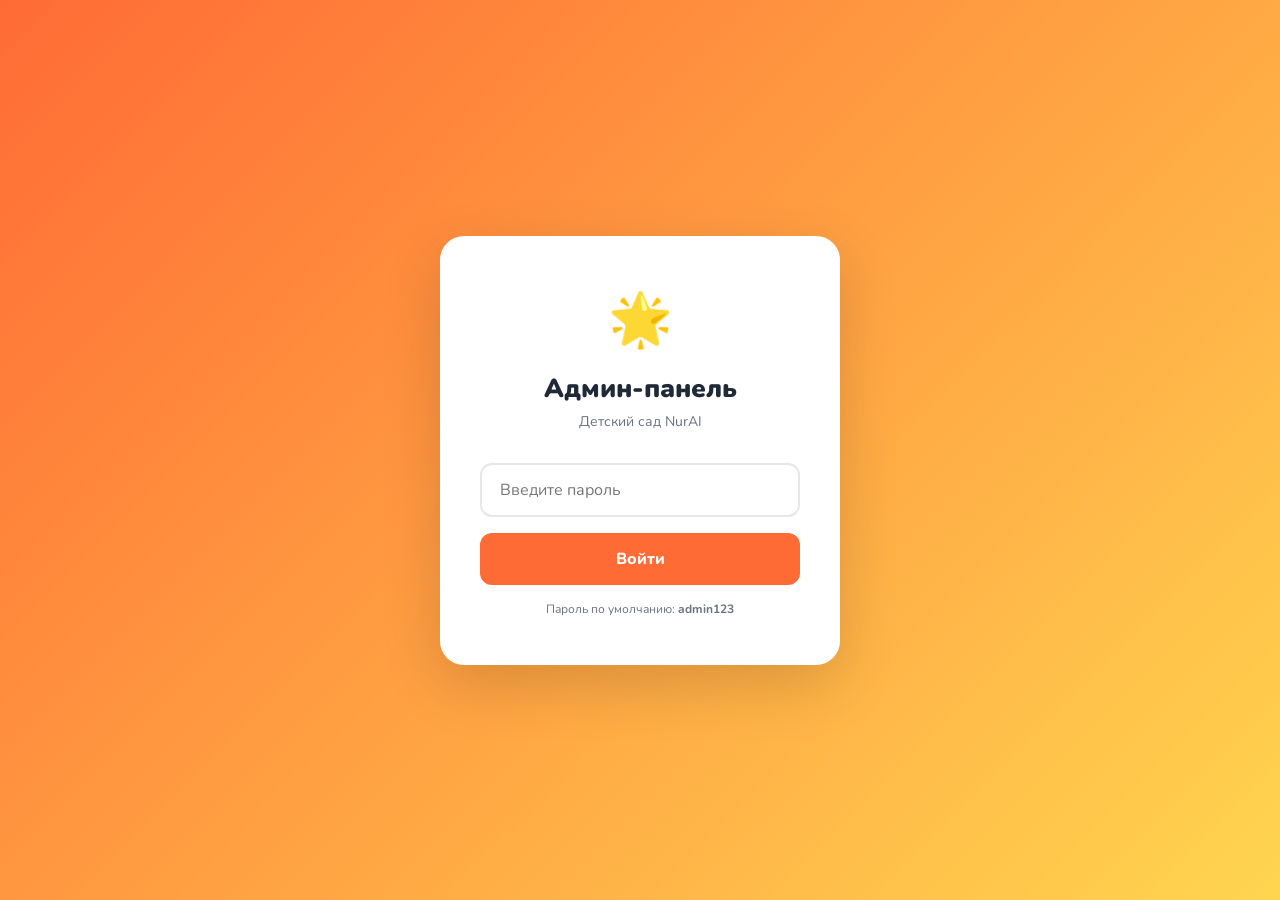
<file: website/admin.html>
<!DOCTYPE html>
<html lang="ru">
<head>
<meta charset="UTF-8">
<meta name="viewport" content="width=device-width, initial-scale=1.0">
<title>Админ-панель — NurAI</title>
<style>
@import url('https://fonts.googleapis.com/css2?family=Nunito:wght@400;600;700;800;900&display=swap');
*,*::before,*::after{box-sizing:border-box;margin:0;padding:0}
:root{
  --p:#FF6B35;--pd:#E55B28;--bg:#F3F4F6;--surface:#fff;
  --text:#1F2937;--muted:#6B7280;--border:#E5E7EB;
  --success:#10B981;--danger:#EF4444;--warning:#F59E0B;
  --font:'Nunito',system-ui,sans-serif;
  --shadow:0 2px 16px rgba(0,0,0,0.07);
  --radius:14px;
}
body{font-family:var(--font);background:var(--bg);color:var(--text);min-height:100vh}

/* LOGIN */
#login-screen{
  min-height:100vh;display:flex;align-items:center;justify-content:center;
  background:linear-gradient(135deg,#FF6B35,#FFD54F);padding:20px;
}
.login-card{
  background:white;border-radius:24px;padding:48px 40px;
  width:100%;max-width:400px;box-shadow:0 20px 60px rgba(0,0,0,0.15);
  text-align:center;
}
.login-logo{font-size:52px;margin-bottom:16px}
.login-title{font-size:26px;font-weight:900;color:var(--text);margin-bottom:6px}
.login-sub{font-size:14px;color:var(--muted);margin-bottom:32px}
.login-inp{
  width:100%;padding:14px 18px;border:2px solid var(--border);
  border-radius:12px;font-size:16px;font-family:var(--font);
  outline:none;transition:border-color .2s;margin-bottom:16px;display:block;
}
.login-inp:focus{border-color:var(--p)}
.login-btn{
  width:100%;padding:15px;background:var(--p);color:white;border:none;
  border-radius:12px;font-size:16px;font-weight:800;cursor:pointer;
  font-family:var(--font);transition:background .2s;
}
.login-btn:hover{background:var(--pd)}
.login-err{color:var(--danger);font-size:13px;margin-top:10px;display:none}
.login-hint{font-size:12px;color:var(--muted);margin-top:16px}

/* DASHBOARD */
#dashboard{display:none}
.sidebar{
  position:fixed;top:0;left:0;bottom:0;width:240px;
  background:var(--text);overflow-y:auto;z-index:100;
}
.sidebar-logo{
  padding:24px 20px;display:flex;align-items:center;gap:12px;
  border-bottom:1px solid rgba(255,255,255,0.08);
}
.sidebar-logo-icon{
  width:40px;height:40px;background:linear-gradient(135deg,var(--p),#FFD54F);
  border-radius:10px;display:flex;align-items:center;justify-content:center;font-size:20px;
}
.sidebar-logo-text{color:white;font-weight:900;font-size:16px}
.sidebar-logo-sub{color:rgba(255,255,255,0.4);font-size:11px;font-weight:600}
.sidebar-nav{padding:16px 12px}
.sidebar-label{
  font-size:10px;font-weight:800;text-transform:uppercase;letter-spacing:1.5px;
  color:rgba(255,255,255,0.3);padding:12px 8px 6px;
}
.nav-item{
  display:flex;align-items:center;gap:12px;padding:11px 14px;
  border-radius:10px;color:rgba(255,255,255,0.6);font-weight:700;font-size:14px;
  cursor:pointer;transition:all .2s;margin-bottom:2px;border:none;
  background:none;width:100%;text-align:left;font-family:var(--font);
}
.nav-item:hover{background:rgba(255,255,255,0.07);color:white}
.nav-item.active{background:var(--p);color:white}
.nav-item .icon{font-size:18px;width:22px;text-align:center;flex-shrink:0}
.sidebar-footer{
  padding:16px 20px;border-top:1px solid rgba(255,255,255,0.08);
  display:flex;flex-direction:column;gap:8px;
}
.sidebar-back-btn{
  display:flex;align-items:center;gap:8px;color:rgba(255,255,255,0.5);
  font-size:13px;font-weight:700;text-decoration:none;
  padding:8px 12px;border-radius:8px;transition:all .2s;
}
.sidebar-back-btn:hover{color:white;background:rgba(255,255,255,0.07)}
.logout-btn{
  display:flex;align-items:center;gap:8px;color:rgba(239,68,68,0.8);
  font-size:13px;font-weight:700;border:none;background:none;cursor:pointer;
  font-family:var(--font);padding:8px 12px;border-radius:8px;transition:all .2s;width:100%;text-align:left;
}
.logout-btn:hover{background:rgba(239,68,68,0.1);color:var(--danger)}

/* MAIN */
.main{margin-left:240px;min-height:100vh}
.topbar{
  background:white;border-bottom:1px solid var(--border);
  padding:16px 32px;display:flex;align-items:center;justify-content:space-between;
  position:sticky;top:0;z-index:50;
}
.topbar-title{font-size:20px;font-weight:900;color:var(--text)}
.topbar-right{display:flex;align-items:center;gap:12px}
.topbar-site-link{
  font-size:13px;font-weight:700;color:var(--p);text-decoration:none;
  padding:8px 16px;border:2px solid var(--p);border-radius:20px;transition:all .2s;
}
.topbar-site-link:hover{background:var(--p);color:white}
.content{padding:32px}

/* TABS */
.tab-panel{display:none}
.tab-panel.active{display:block}

/* CARDS */
.card{background:white;border-radius:var(--radius);padding:28px;box-shadow:var(--shadow);margin-bottom:24px}
.card-title{font-size:17px;font-weight:900;color:var(--text);margin-bottom:20px;display:flex;align-items:center;gap:10px}
.card-title span{font-size:20px}

/* STATS */
.stats-row{display:grid;grid-template-columns:repeat(auto-fill,minmax(160px,1fr));gap:16px;margin-bottom:28px}
.stat-card{background:white;border-radius:var(--radius);padding:22px;box-shadow:var(--shadow);text-align:center}
.stat-num{font-size:36px;font-weight:900;color:var(--p)}
.stat-lbl{font-size:13px;color:var(--muted);font-weight:600;margin-top:4px}

/* FORMS */
.form-row{display:grid;grid-template-columns:1fr 1fr;gap:16px}
.field{display:flex;flex-direction:column;gap:6px;margin-bottom:16px}
.field label{font-size:13px;font-weight:700;color:var(--muted);text-transform:uppercase;letter-spacing:.5px}
.field input,.field textarea,.field select{
  padding:12px 14px;border:1.5px solid var(--border);border-radius:10px;
  font-size:14px;font-family:var(--font);outline:none;
  transition:border-color .2s;color:var(--text);background:white;
}
.field input:focus,.field textarea:focus,.field select:focus{border-color:var(--p)}
.field textarea{resize:vertical;min-height:90px}
.form-actions{display:flex;gap:12px;margin-top:8px;flex-wrap:wrap}

/* BUTTONS */
.btn{padding:10px 22px;border-radius:8px;font-size:14px;font-weight:700;cursor:pointer;border:none;font-family:var(--font);transition:all .2s;display:inline-flex;align-items:center;gap:6px}
.btn-primary{background:var(--p);color:white}
.btn-primary:hover{background:var(--pd);transform:translateY(-1px)}
.btn-success{background:var(--success);color:white}
.btn-success:hover{filter:brightness(0.9)}
.btn-danger{background:var(--danger);color:white}
.btn-danger:hover{filter:brightness(0.9)}
.btn-ghost{background:var(--bg);color:var(--text);border:1.5px solid var(--border)}
.btn-ghost:hover{border-color:var(--p);color:var(--p)}
.btn-sm{padding:7px 14px;font-size:13px}

/* LIST ITEMS */
.list-item{
  background:var(--bg);border-radius:10px;padding:16px 20px;
  display:flex;align-items:flex-start;gap:14px;margin-bottom:12px;
  border:1.5px solid var(--border);transition:border-color .2s;
}
.list-item:hover{border-color:var(--p)}
.list-item-thumb{
  width:56px;height:56px;border-radius:8px;object-fit:cover;flex-shrink:0;
  background:linear-gradient(135deg,var(--p),#FFD54F);display:flex;align-items:center;justify-content:center;font-size:22px;
}
.list-item-thumb img{width:56px;height:56px;border-radius:8px;object-fit:cover}
.list-item-body{flex:1;min-width:0}
.list-item-title{font-size:15px;font-weight:800;color:var(--text);margin-bottom:4px}
.list-item-sub{font-size:13px;color:var(--muted);line-height:1.4}
.list-item-actions{display:flex;gap:8px;flex-shrink:0;flex-wrap:wrap}

/* GALLERY GRID ADMIN */
.gallery-admin-grid{display:grid;grid-template-columns:repeat(auto-fill,minmax(160px,1fr));gap:12px}
.gallery-admin-item{position:relative;border-radius:10px;overflow:hidden;aspect-ratio:4/3}
.gallery-admin-item img{width:100%;height:100%;object-fit:cover}
.gallery-admin-del{
  position:absolute;top:6px;right:6px;width:28px;height:28px;
  background:rgba(239,68,68,0.9);border:none;border-radius:6px;
  color:white;font-size:14px;cursor:pointer;display:flex;align-items:center;justify-content:center;
}
.gallery-admin-cap{
  position:absolute;bottom:0;left:0;right:0;
  background:rgba(0,0,0,0.55);color:white;font-size:11px;
  font-weight:600;padding:4px 8px;text-overflow:ellipsis;overflow:hidden;white-space:nowrap;
}

/* TOAST */
.toast{
  position:fixed;bottom:24px;right:24px;background:#1F2937;color:white;
  padding:13px 22px;border-radius:10px;font-size:14px;font-weight:700;
  box-shadow:0 8px 30px rgba(0,0,0,0.2);z-index:9999;
  transform:translateY(70px);opacity:0;transition:all .4s;pointer-events:none;
}
.toast.show{transform:translateY(0);opacity:1}
.toast.success{border-left:4px solid var(--success)}
.toast.error{border-left:4px solid var(--danger)}

/* BADGE */
.badge{display:inline-block;padding:3px 10px;border-radius:50px;font-size:11px;font-weight:800;text-transform:uppercase}
.badge-orange{background:rgba(255,107,53,0.12);color:var(--p)}
.badge-green{background:rgba(16,185,129,0.12);color:var(--success)}
.badge-blue{background:rgba(59,130,246,0.12);color:#3B82F6}

/* DIVIDER */
.divider{border:none;border-top:1px solid var(--border);margin:24px 0}

/* MODAL OVERLAY for edit */
.modal-overlay{
  position:fixed;inset:0;background:rgba(0,0,0,0.5);z-index:500;
  display:flex;align-items:center;justify-content:center;padding:20px;
  opacity:0;pointer-events:none;transition:opacity .3s;
}
.modal-overlay.open{opacity:1;pointer-events:auto}
.modal{
  background:white;border-radius:20px;padding:32px;
  width:100%;max-width:560px;max-height:90vh;overflow-y:auto;
  box-shadow:0 20px 60px rgba(0,0,0,0.2);
}
.modal-title{font-size:18px;font-weight:900;margin-bottom:20px;display:flex;justify-content:space-between;align-items:center}
.modal-close{background:none;border:none;font-size:20px;cursor:pointer;color:var(--muted)}

/* DROP ZONE */
.dropzone{
  border:2px dashed var(--border);border-radius:12px;
  padding:24px 20px;cursor:pointer;transition:all .2s;
  text-align:center;background:var(--bg);
}
.dropzone:hover,.dropzone.over{border-color:var(--p);background:rgba(255,107,53,0.04)}
.dz-icon{font-size:36px;margin-bottom:8px}
.dz-label{font-weight:800;font-size:15px;color:var(--text)}
.dz-hint{font-size:12px;color:var(--muted);margin-top:4px}
.dz-prev{pointer-events:none}
.dz-file-row{
  display:flex;align-items:center;gap:12px;
  background:white;border-radius:10px;padding:12px 16px;
  border:1px solid var(--border);pointer-events:auto;
}
.dz-thumb{width:48px;height:48px;border-radius:8px;object-fit:cover;flex-shrink:0}
.dz-thumb-icon{width:48px;height:48px;border-radius:8px;background:rgba(255,107,53,0.1);display:flex;align-items:center;justify-content:center;font-size:24px;flex-shrink:0}
.dz-file-name{font-weight:800;font-size:14px;color:var(--text);white-space:nowrap;overflow:hidden;text-overflow:ellipsis;max-width:240px}
.dz-file-size{font-size:12px;color:var(--muted);margin-top:2px}
.dz-del{margin-left:auto;flex-shrink:0}

/* RESPONSIVE */
@media(max-width:768px){
  .sidebar{width:100%;height:auto;position:relative}
  .main{margin-left:0}
  .form-row{grid-template-columns:1fr}
}
</style>
</head>
<body>

<!-- ═══ LOGIN ═══ -->
<div id="login-screen">
  <div class="login-card">
    <div class="login-logo">🌟</div>
    <div class="login-title">Админ-панель</div>
    <div class="login-sub">Детский сад NurAI</div>
    <input type="password" class="login-inp" id="pw-input" placeholder="Введите пароль" onkeydown="if(event.key==='Enter')doLogin()">
    <button class="login-btn" onclick="doLogin()">Войти</button>
    <div class="login-err" id="login-err">Неверный пароль</div>
    <div class="login-hint">Пароль по умолчанию: <strong>admin123</strong></div>
  </div>
</div>

<!-- ═══ DASHBOARD ═══ -->
<div id="dashboard">
  <!-- Sidebar -->
  <div class="sidebar">
    <div class="sidebar-logo">
      <div class="sidebar-logo-icon">🌟</div>
      <div>
        <div class="sidebar-logo-text" id="sb-name">NurAI</div>
        <div class="sidebar-logo-sub">Админ-панель</div>
      </div>
    </div>
    <div class="sidebar-nav">
      <div class="sidebar-label">Главное</div>
      <button class="nav-item active" onclick="switchTab('overview')"><span class="icon">🏠</span>Обзор</button>
      <div class="sidebar-label">Контент</div>
      <button class="nav-item" onclick="switchTab('settings')"><span class="icon">⚙️</span>Настройки сайта</button>
      <button class="nav-item" onclick="switchTab('about')"><span class="icon">📖</span>О нас</button>
      <button class="nav-item" onclick="switchTab('news')"><span class="icon">📰</span>Новости</button>
      <button class="nav-item" onclick="switchTab('team')"><span class="icon">👩‍🏫</span>Педагоги</button>
      <button class="nav-item" onclick="switchTab('gallery')"><span class="icon">🖼️</span>Галерея</button>
      <button class="nav-item" onclick="switchTab('programs')"><span class="icon">📚</span>Программы</button>
      <button class="nav-item" onclick="switchTab('attestation')"><span class="icon">📋</span>Аттестация</button>
      <div class="sidebar-label">Аккаунт</div>
      <button class="nav-item" onclick="switchTab('password')"><span class="icon">🔒</span>Сменить пароль</button>
    </div>
    <div class="sidebar-footer">
      <a href="index.html" class="sidebar-back-btn" target="_blank">🌐 Открыть сайт</a>
      <button class="logout-btn" onclick="doLogout()">🚪 Выйти</button>
    </div>
  </div>

  <!-- Main -->
  <div class="main">
    <div class="topbar">
      <div class="topbar-title" id="topbar-title">Обзор</div>
      <div class="topbar-right">
        <a href="index.html" target="_blank" class="topbar-site-link">🌐 Сайт</a>
      </div>
    </div>
    <div class="content">

      <!-- ══ OVERVIEW ══ -->
      <div class="tab-panel active" id="tab-overview">
        <div class="stats-row" id="overview-stats"></div>
        <div style="display:grid;grid-template-columns:1fr 1fr;gap:20px">
          <div class="card">
            <div class="card-title"><span>📰</span>Последние новости</div>
            <div id="ov-news"></div>
          </div>
          <div class="card">
            <div class="card-title"><span>⚡</span>Быстрые действия</div>
            <div style="display:flex;flex-direction:column;gap:10px">
              <button class="btn btn-primary" style="width:100%;justify-content:center" onclick="switchTab('news')">➕ Добавить новость</button>
              <button class="btn btn-ghost" style="width:100%;justify-content:center" onclick="switchTab('gallery')">🖼️ Управление галереей</button>
              <button class="btn btn-ghost" style="width:100%;justify-content:center" onclick="switchTab('team')">👩‍🏫 Управление педагогами</button>
              <button class="btn btn-ghost" style="width:100%;justify-content:center" onclick="switchTab('settings')">⚙️ Настройки</button>
            </div>
          </div>
        </div>
      </div>

      <!-- ══ SETTINGS ══ -->
      <div class="tab-panel" id="tab-settings">
        <div class="card">
          <div class="card-title"><span>🏫</span>Основная информация</div>
          <div class="form-row">
            <div class="field"><label>Название сайта (RU)</label><input id="s-name" placeholder="NurAI"></div>
            <div class="field"><label>Instagram</label><input id="s-ig" placeholder="@detskiisad_nurai"></div>
          </div>
          <div class="form-row">
            <div class="field"><label>Слоган (RU)</label><input id="s-tagline-ru" placeholder="Место, где живёт счастливое детство"></div>
            <div class="field"><label>Слоган (KZ)</label><input id="s-tagline-kz" placeholder="Бақытты балалық шақ..."></div>
          </div>
        </div>
        <div class="card">
          <div class="card-title"><span>📞</span>Контактные данные</div>
          <div class="form-row">
            <div class="field"><label>Телефон</label><input id="s-phone" placeholder="+7 777 046 46 41"></div>
            <div class="field"><label>Email</label><input id="s-email" type="email" placeholder="email@mail.ru"></div>
          </div>
          <div class="form-row">
            <div class="field"><label>Адрес (RU)</label><input id="s-addr-ru" placeholder="ул. Солнечная, 12, Алматы"></div>
            <div class="field"><label>Адрес (KZ)</label><input id="s-addr-kz" placeholder="Алматы қ., Күнгей к., 12"></div>
          </div>
          <div class="form-row">
            <div class="field"><label>Режим работы (RU)</label><input id="s-hours-ru" placeholder="Пн–Пт: 7:00 – 19:00"></div>
            <div class="field"><label>Режим работы (KZ)</label><input id="s-hours-kz" placeholder="Дс–Жм: 7:00 – 19:00"></div>
          </div>
        </div>
        <div class="card">
          <div class="card-title"><span>📊</span>Статистика (Hero-блок)</div>
          <div class="form-row">
            <div class="field"><label>Цифра 1 (лет работы)</label><input id="s-st1" type="number" placeholder="8"></div>
            <div class="field"><label>Подпись 1 (RU / KZ)</label>
              <div style="display:flex;gap:8px">
                <input id="s-st1ru" placeholder="лет работы" style="flex:1;padding:12px 14px;border:1.5px solid var(--border);border-radius:10px;font-family:var(--font);outline:none">
                <input id="s-st1kz" placeholder="жыл жұмыс" style="flex:1;padding:12px 14px;border:1.5px solid var(--border);border-radius:10px;font-family:var(--font);outline:none">
              </div>
            </div>
          </div>
          <div class="form-row">
            <div class="field"><label>Цифра 2 (детей)</label><input id="s-st2" type="number" placeholder="120"></div>
            <div class="field"><label>Подпись 2 (RU / KZ)</label>
              <div style="display:flex;gap:8px">
                <input id="s-st2ru" placeholder="детей" style="flex:1;padding:12px 14px;border:1.5px solid var(--border);border-radius:10px;font-family:var(--font);outline:none">
                <input id="s-st2kz" placeholder="бала" style="flex:1;padding:12px 14px;border:1.5px solid var(--border);border-radius:10px;font-family:var(--font);outline:none">
              </div>
            </div>
          </div>
          <div class="form-row">
            <div class="field"><label>Цифра 3 (педагогов)</label><input id="s-st3" type="number" placeholder="15"></div>
            <div class="field"><label>Подпись 3 (RU / KZ)</label>
              <div style="display:flex;gap:8px">
                <input id="s-st3ru" placeholder="педагогов" style="flex:1;padding:12px 14px;border:1.5px solid var(--border);border-radius:10px;font-family:var(--font);outline:none">
                <input id="s-st3kz" placeholder="педагог" style="flex:1;padding:12px 14px;border:1.5px solid var(--border);border-radius:10px;font-family:var(--font);outline:none">
              </div>
            </div>
          </div>
        </div>
        <div class="form-actions">
          <button class="btn btn-primary" onclick="saveSettings()">💾 Сохранить настройки</button>
          <button class="btn btn-ghost" onclick="loadSettings()">↩️ Сбросить</button>
        </div>
      </div>

      <!-- ══ ABOUT ══ -->
      <div class="tab-panel" id="tab-about">
        <div class="card">
          <div class="card-title"><span>📖</span>Текст «О нас»</div>
          <div class="form-row">
            <div class="field"><label>Заголовок (RU)</label><input id="ab-title-ru" placeholder="О нашем детском саде"></div>
            <div class="field"><label>Заголовок (KZ)</label><input id="ab-title-kz" placeholder="Біздің балабақша туралы"></div>
          </div>
          <div class="form-row">
            <div class="field"><label>Основной текст (RU)</label><textarea id="ab-text-ru" rows="4"></textarea></div>
            <div class="field"><label>Основной текст (KZ)</label><textarea id="ab-text-kz" rows="4"></textarea></div>
          </div>
          <div class="form-row">
            <div class="field"><label>Миссия (RU)</label><textarea id="ab-mission-ru" rows="3"></textarea></div>
            <div class="field"><label>Миссия (KZ)</label><textarea id="ab-mission-kz" rows="3"></textarea></div>
          </div>
        </div>
        <div class="card">
          <div class="card-title"><span>👶</span>Группы</div>
          <div id="groups-editor"></div>
        </div>
        <div class="form-actions">
          <button class="btn btn-primary" onclick="saveAbout()">💾 Сохранить</button>
        </div>
      </div>

      <!-- ══ NEWS ══ -->
      <div class="tab-panel" id="tab-news">
        <div class="card">
          <div class="card-title"><span>➕</span>Добавить новость</div>
          <div class="form-row">
            <div class="field"><label>Заголовок (RU)</label><input id="n-title-ru" placeholder="Название новости"></div>
            <div class="field"><label>Заголовок (KZ)</label><input id="n-title-kz" placeholder="Жаңалық атауы"></div>
          </div>
          <div class="form-row">
            <div class="field"><label>Дата</label><input id="n-date" type="date"></div>
            <div class="field"><label>URL фотографии (необязательно)</label><input id="n-img" placeholder="https://..."></div>
          </div>
          <div class="form-row">
            <div class="field"><label>Текст (RU)</label><textarea id="n-text-ru" rows="3" placeholder="Текст новости..."></textarea></div>
            <div class="field"><label>Текст (KZ)</label><textarea id="n-text-kz" rows="3" placeholder="Жаңалық мәтіні..."></textarea></div>
          </div>
          <button class="btn btn-primary" onclick="addNews()">➕ Добавить новость</button>
        </div>
        <div class="card">
          <div class="card-title"><span>📰</span>Все новости</div>
          <div id="news-list"></div>
        </div>
      </div>

      <!-- ══ TEAM ══ -->
      <div class="tab-panel" id="tab-team">
        <div class="card">
          <div class="card-title"><span>➕</span>Добавить педагога</div>
          <div class="form-row">
            <div class="field"><label>Имя (RU)</label><input id="tm-name-ru" placeholder="Иванова Айгерим"></div>
            <div class="field"><label>Имя (KZ)</label><input id="tm-name-kz" placeholder="Иванова Айгерім"></div>
          </div>
          <div class="form-row">
            <div class="field"><label>Должность (RU)</label><input id="tm-role-ru" placeholder="Воспитатель"></div>
            <div class="field"><label>Должность (KZ)</label><input id="tm-role-kz" placeholder="Тәрбиеші"></div>
          </div>
          <div class="field"><label>URL фотографии</label><input id="tm-photo" placeholder="https://..."></div>
          <div class="form-row">
            <div class="field"><label>О педагоге (RU)</label><textarea id="tm-bio-ru" rows="3" placeholder="Краткая биография..."></textarea></div>
            <div class="field"><label>О педагоге (KZ)</label><textarea id="tm-bio-kz" rows="3" placeholder="Қысқаша өмірбаян..."></textarea></div>
          </div>
          <button class="btn btn-primary" onclick="addTeam()">➕ Добавить педагога</button>
        </div>
        <div class="card">
          <div class="card-title"><span>👩‍🏫</span>Все педагоги</div>
          <div id="team-list"></div>
        </div>
      </div>

      <!-- ══ GALLERY ══ -->
      <div class="tab-panel" id="tab-gallery">
        <div class="card">
          <div class="card-title"><span>➕</span>Добавить фотографию</div>
          <div class="form-row">
            <div class="field"><label>URL фотографии</label><input id="g-url" placeholder="https://images.unsplash.com/..."></div>
            <div class="field"><label>Подпись (RU)</label><input id="g-cap-ru" placeholder="Описание фото"></div>
          </div>
          <div class="field"><label>Подпись (KZ)</label><input id="g-cap-kz" placeholder="Сурет сипаттамасы"></div>
          <div id="g-preview" style="margin:10px 0;display:none">
            <img id="g-preview-img" style="max-height:140px;border-radius:10px;object-fit:cover">
          </div>
          <button class="btn btn-primary" onclick="addGallery()">➕ Добавить фото</button>
        </div>
        <div class="card">
          <div class="card-title"><span>🖼️</span>Все фотографии (<span id="g-count">0</span>)</div>
          <div class="gallery-admin-grid" id="gallery-admin-list"></div>
        </div>
      </div>

      <!-- ══ PROGRAMS ══ -->
      <div class="tab-panel" id="tab-programs">
        <div class="card">
          <div class="card-title"><span>📚</span>Программы обучения</div>
          <div id="programs-editor"></div>
          <button class="btn btn-primary" onclick="savePrograms()">💾 Сохранить программы</button>
        </div>
      </div>

      <!-- ══ ATTESTATION ══ -->
      <div class="tab-panel" id="tab-attestation">
        <div class="card">
          <div class="card-title"><span>➕</span>Добавить документ</div>
          <div class="form-row">
            <div class="field"><label>Название (RU)</label><input id="at-title-ru" placeholder="Лицензия..."></div>
            <div class="field"><label>Название (KZ)</label><input id="at-title-kz" placeholder="Лицензия..."></div>
          </div>
          <div class="form-row">
            <div class="field"><label>Описание (RU)</label><textarea id="at-desc-ru" rows="2"></textarea></div>
            <div class="field"><label>Описание (KZ)</label><textarea id="at-desc-kz" rows="2"></textarea></div>
          </div>
          <div class="form-row">
            <div class="field"><label>Дата выдачи</label><input id="at-date" type="date"></div>
            <div class="field"><label>Иконка (emoji)</label><input id="at-icon" placeholder="📋" maxlength="4"></div>
          </div>
          <div class="field">
            <label>📎 Файл документа (PDF или фото аттестата)</label>
            <div id="at-dropzone" class="dropzone" onclick="document.getElementById('at-file-inp').click()"
                 ondragover="dzOver(event,'at-dropzone')" ondragleave="dzLeave('at-dropzone')" ondrop="dzDrop(event,'at')">
              <input type="file" id="at-file-inp" accept=".pdf,image/*" style="display:none" onchange="dzSelect(this,'at')">
              <div id="at-file-ph" class="dz-ph"><div class="dz-icon">📁</div>
                <div class="dz-label">Нажмите или перетащите файл сюда</div>
                <div class="dz-hint">PDF, JPG, PNG — до 50 МБ</div>
              </div>
              <div id="at-file-prev" class="dz-prev" style="display:none"></div>
            </div>
          </div>
          <button class="btn btn-primary" onclick="addAttestation()">➕ Добавить документ</button>
        </div>
        <div class="card">
          <div class="card-title"><span>📋</span>Все документы</div>
          <div id="att-list"></div>
        </div>
      </div>

      <!-- ══ PASSWORD ══ -->
      <div class="tab-panel" id="tab-password">
        <div class="card" style="max-width:420px">
          <div class="card-title"><span>🔒</span>Смена пароля</div>
          <div class="field"><label>Текущий пароль</label><input type="password" id="pw-old" placeholder="Текущий пароль"></div>
          <div class="field"><label>Новый пароль</label><input type="password" id="pw-new" placeholder="Новый пароль (мин. 4 символа)"></div>
          <div class="field"><label>Повторите пароль</label><input type="password" id="pw-confirm" placeholder="Повторите новый пароль"></div>
          <button class="btn btn-primary" onclick="changePassword()">🔒 Сменить пароль</button>
        </div>
        <div class="card" style="max-width:420px;background:rgba(239,68,68,0.05);border:1px solid rgba(239,68,68,0.2)">
          <div class="card-title"><span>⚠️</span>Сбросить все данные</div>
          <p style="font-size:14px;color:var(--muted);margin-bottom:16px">Сбросить все данные сайта к значениям по умолчанию. Это действие нельзя отменить!</p>
          <button class="btn btn-danger" onclick="confirmReset()">🗑️ Сбросить всё</button>
        </div>
      </div>

    </div><!-- /content -->
  </div><!-- /main -->
</div><!-- /dashboard -->

<!-- MODAL (edit items) -->
<div class="modal-overlay" id="modal-overlay" onclick="if(event.target===this)closeModal()">
  <div class="modal" id="modal-body"></div>
</div>

<div class="toast" id="toast"></div>

<script src="js/filestore.js"></script>
<script src="js/data.js"></script>
<script>
// ═══ AUTH ═══
function doLogin(){
  const d = getData();
  const pw = document.getElementById('pw-input').value;
  if(pw === d.settings.adminPassword){
    document.getElementById('login-screen').style.display = 'none';
    document.getElementById('dashboard').style.display = 'block';
    document.getElementById('sb-name').textContent = d.settings.siteName;
    loadAll();
  } else {
    document.getElementById('login-err').style.display = 'block';
    document.getElementById('pw-input').style.borderColor = '#EF4444';
    setTimeout(()=>{ document.getElementById('pw-input').style.borderColor=''; },2000);
  }
}
document.getElementById('pw-input').addEventListener('keydown', e => { if(e.key==='Enter') doLogin(); });

function doLogout(){
  document.getElementById('dashboard').style.display='none';
  document.getElementById('login-screen').style.display='flex';
  document.getElementById('pw-input').value='';
  document.getElementById('login-err').style.display='none';
}

// ═══ TABS ═══
const TAB_TITLES = {overview:'Обзор',settings:'Настройки сайта',about:'О нас',news:'Новости',team:'Педагоги',gallery:'Галерея',programs:'Программы',attestation:'Аттестация',password:'Безопасность'};
function switchTab(id){
  document.querySelectorAll('.tab-panel').forEach(p=>p.classList.remove('active'));
  document.querySelectorAll('.nav-item').forEach(b=>b.classList.remove('active'));
  document.getElementById('tab-'+id).classList.add('active');
  document.querySelectorAll('.nav-item').forEach(b=>{ if(b.getAttribute('onclick')?.includes(`'${id}'`)) b.classList.add('active'); });
  document.getElementById('topbar-title').textContent = TAB_TITLES[id]||id;
  loadAll();
}

// ═══ TOAST ═══
function toast(msg, type='success'){
  const t = document.getElementById('toast');
  t.textContent = msg; t.className = `toast ${type} show`;
  setTimeout(()=>t.classList.remove('show'),3000);
}

// ═══ MODAL ═══
function openModal(html){ document.getElementById('modal-body').innerHTML=html; document.getElementById('modal-overlay').classList.add('open'); }
function closeModal(){ document.getElementById('modal-overlay').classList.remove('open'); }

// ═══ LOAD ALL ═══
function loadAll(){
  loadSettings();
  loadOverview();
  loadNews();
  loadTeam();
  loadGallery();
  loadPrograms();
  loadAttestation();
  loadAbout();
}

// ═══ OVERVIEW ═══
function loadOverview(){
  const d = getData();
  document.getElementById('overview-stats').innerHTML = `
    <div class="stat-card"><div class="stat-num">${d.news.length}</div><div class="stat-lbl">📰 Новостей</div></div>
    <div class="stat-card"><div class="stat-num">${d.team.length}</div><div class="stat-lbl">👩‍🏫 Педагогов</div></div>
    <div class="stat-card"><div class="stat-num">${d.gallery.length}</div><div class="stat-lbl">🖼️ Фото</div></div>
    <div class="stat-card"><div class="stat-num">${d.programs.length}</div><div class="stat-lbl">📚 Программ</div></div>
    <div class="stat-card"><div class="stat-num">${d.attestation.length}</div><div class="stat-lbl">📋 Документов</div></div>`;
  document.getElementById('ov-news').innerHTML = d.news.slice(0,3).map(n=>`
    <div style="padding:12px 0;border-bottom:1px solid var(--border)">
      <div style="font-weight:800;font-size:14px">${n.titleRu}</div>
      <div style="font-size:12px;color:var(--muted);margin-top:2px">${n.date}</div>
    </div>`).join('') || '<p style="color:var(--muted);font-size:14px">Нет новостей</p>';
}

// ═══ SETTINGS ═══
function loadSettings(){
  const s = getData().settings;
  document.getElementById('s-name').value       = s.siteName||'';
  document.getElementById('s-ig').value         = s.instagram||'';
  document.getElementById('s-tagline-ru').value = s.siteTaglineRu||'';
  document.getElementById('s-tagline-kz').value = s.siteTaglineKz||'';
  document.getElementById('s-phone').value      = s.phone||'';
  document.getElementById('s-email').value      = s.email||'';
  document.getElementById('s-addr-ru').value    = s.address||'';
  document.getElementById('s-addr-kz').value    = s.addressKz||'';
  document.getElementById('s-hours-ru').value   = s.hours||'';
  document.getElementById('s-hours-kz').value   = s.hoursKz||'';
  document.getElementById('s-st1').value        = s.heroStat1||'';
  document.getElementById('s-st1ru').value      = s.heroStat1Ru||'';
  document.getElementById('s-st1kz').value      = s.heroStat1Kz||'';
  document.getElementById('s-st2').value        = s.heroStat2||'';
  document.getElementById('s-st2ru').value      = s.heroStat2Ru||'';
  document.getElementById('s-st2kz').value      = s.heroStat2Kz||'';
  document.getElementById('s-st3').value        = s.heroStat3||'';
  document.getElementById('s-st3ru').value      = s.heroStat3Ru||'';
  document.getElementById('s-st3kz').value      = s.heroStat3Kz||'';
}
function saveSettings(){
  const d = getData();
  d.settings.siteName      = document.getElementById('s-name').value.trim();
  d.settings.instagram     = document.getElementById('s-ig').value.trim();
  d.settings.siteTaglineRu = document.getElementById('s-tagline-ru').value.trim();
  d.settings.siteTaglineKz = document.getElementById('s-tagline-kz').value.trim();
  d.settings.phone         = document.getElementById('s-phone').value.trim();
  d.settings.email         = document.getElementById('s-email').value.trim();
  d.settings.address       = document.getElementById('s-addr-ru').value.trim();
  d.settings.addressKz     = document.getElementById('s-addr-kz').value.trim();
  d.settings.hours         = document.getElementById('s-hours-ru').value.trim();
  d.settings.hoursKz       = document.getElementById('s-hours-kz').value.trim();
  d.settings.heroStat1     = document.getElementById('s-st1').value.trim();
  d.settings.heroStat1Ru   = document.getElementById('s-st1ru').value.trim();
  d.settings.heroStat1Kz   = document.getElementById('s-st1kz').value.trim();
  d.settings.heroStat2     = document.getElementById('s-st2').value.trim();
  d.settings.heroStat2Ru   = document.getElementById('s-st2ru').value.trim();
  d.settings.heroStat2Kz   = document.getElementById('s-st2kz').value.trim();
  d.settings.heroStat3     = document.getElementById('s-st3').value.trim();
  d.settings.heroStat3Ru   = document.getElementById('s-st3ru').value.trim();
  d.settings.heroStat3Kz   = document.getElementById('s-st3kz').value.trim();
  saveData(d);
  document.getElementById('sb-name').textContent = d.settings.siteName;
  toast('✅ Настройки сохранены!');
}

// ═══ ABOUT ═══
function loadAbout(){
  const ab = getData().about;
  document.getElementById('ab-title-ru').value   = ab.titleRu||'';
  document.getElementById('ab-title-kz').value   = ab.titleKz||'';
  document.getElementById('ab-text-ru').value    = ab.textRu||'';
  document.getElementById('ab-text-kz').value    = ab.textKz||'';
  document.getElementById('ab-mission-ru').value = ab.missionRu||'';
  document.getElementById('ab-mission-kz').value = ab.missionKz||'';
  document.getElementById('groups-editor').innerHTML = ab.groups.map((g,i)=>`
    <div style="background:var(--bg);border-radius:10px;padding:16px;margin-bottom:12px;border:1px solid var(--border)">
      <div style="font-weight:800;margin-bottom:10px">Группа ${i+1} <span style="font-size:18px">${g.icon}</span></div>
      <div class="form-row">
        <div class="field"><label>Название (RU)</label><input value="${g.nameRu||''}" onchange="updateGroup(${i},'nameRu',this.value)"></div>
        <div class="field"><label>Название (KZ)</label><input value="${g.nameKz||''}" onchange="updateGroup(${i},'nameKz',this.value)"></div>
      </div>
      <div class="form-row">
        <div class="field"><label>Возраст (RU)</label><input value="${g.ageRu||''}" onchange="updateGroup(${i},'ageRu',this.value)"></div>
        <div class="field"><label>Возраст (KZ)</label><input value="${g.ageKz||''}" onchange="updateGroup(${i},'ageKz',this.value)"></div>
      </div>
    </div>`).join('');
}
function updateGroup(i,field,val){ const d=getData(); d.about.groups[i][field]=val; saveData(d); }
function saveAbout(){
  const d = getData();
  d.about.titleRu   = document.getElementById('ab-title-ru').value.trim();
  d.about.titleKz   = document.getElementById('ab-title-kz').value.trim();
  d.about.textRu    = document.getElementById('ab-text-ru').value.trim();
  d.about.textKz    = document.getElementById('ab-text-kz').value.trim();
  d.about.missionRu = document.getElementById('ab-mission-ru').value.trim();
  d.about.missionKz = document.getElementById('ab-mission-kz').value.trim();
  saveData(d);
  toast('✅ Раздел «О нас» сохранён!');
}

// ═══ NEWS ═══
function loadNews(){
  const news = getData().news;
  document.getElementById('news-list').innerHTML = news.map(n=>`
    <div class="list-item">
      <div class="list-item-thumb">${n.image?`<img src="${n.image}" onerror="this.parentElement.innerHTML='📰'">`:'📰'}</div>
      <div class="list-item-body">
        <div class="list-item-title">${n.titleRu}</div>
        <div class="list-item-sub">${n.date} · ${n.titleKz}</div>
      </div>
      <div class="list-item-actions">
        <button class="btn btn-ghost btn-sm" onclick="editNews(${n.id})">✏️ Изменить</button>
        <button class="btn btn-danger btn-sm" onclick="deleteNews(${n.id})">🗑️</button>
      </div>
    </div>`).join('') || '<p style="color:var(--muted);font-size:14px;padding:12px 0">Нет новостей. Добавьте первую!</p>';
}
function addNews(){
  const d = getData();
  const ru = document.getElementById('n-title-ru').value.trim();
  const kz = document.getElementById('n-title-kz').value.trim();
  if(!ru){ toast('⚠️ Введите заголовок (RU)','error'); return; }
  const id = Date.now();
  d.news.unshift({ id, titleRu:ru, titleKz:kz||ru,
    date: document.getElementById('n-date').value,
    textRu: document.getElementById('n-text-ru').value.trim(),
    textKz: document.getElementById('n-text-kz').value.trim(),
    image: document.getElementById('n-img').value.trim() });
  saveData(d); loadNews(); loadOverview();
  ['n-title-ru','n-title-kz','n-date','n-img','n-text-ru','n-text-kz'].forEach(id=>document.getElementById(id).value='');
  toast('✅ Новость добавлена!');
}
function deleteNews(id){
  if(!confirm('Удалить эту новость?')) return;
  const d = getData(); d.news = d.news.filter(n=>n.id!==id); saveData(d); loadNews(); loadOverview(); toast('🗑️ Новость удалена');
}
function editNews(id){
  const d = getData(); const n = d.news.find(x=>x.id===id); if(!n) return;
  openModal(`
    <div class="modal-title">✏️ Редактировать новость <button class="modal-close" onclick="closeModal()">✕</button></div>
    <div class="form-row">
      <div class="field"><label>Заголовок (RU)</label><input id="en-tru" value="${n.titleRu}"></div>
      <div class="field"><label>Заголовок (KZ)</label><input id="en-tkz" value="${n.titleKz}"></div>
    </div>
    <div class="form-row">
      <div class="field"><label>Дата</label><input id="en-date" type="date" value="${n.date}"></div>
      <div class="field"><label>URL фото</label><input id="en-img" value="${n.image||''}"></div>
    </div>
    <div class="field"><label>Текст (RU)</label><textarea id="en-textru" rows="3">${n.textRu}</textarea></div>
    <div class="field"><label>Текст (KZ)</label><textarea id="en-textkz" rows="3">${n.textKz}</textarea></div>
    <div class="form-actions">
      <button class="btn btn-primary" onclick="saveEditNews(${id})">💾 Сохранить</button>
      <button class="btn btn-ghost" onclick="closeModal()">Отмена</button>
    </div>`);
}
function saveEditNews(id){
  const d = getData(); const i = d.news.findIndex(x=>x.id===id); if(i<0) return;
  d.news[i] = { ...d.news[i],
    titleRu: document.getElementById('en-tru').value.trim(),
    titleKz: document.getElementById('en-tkz').value.trim(),
    date: document.getElementById('en-date').value,
    image: document.getElementById('en-img').value.trim(),
    textRu: document.getElementById('en-textru').value.trim(),
    textKz: document.getElementById('en-textkz').value.trim() };
  saveData(d); closeModal(); loadNews(); toast('✅ Новость обновлена!');
}

// ═══ TEAM ═══
function loadTeam(){
  const team = getData().team;
  document.getElementById('team-list').innerHTML = team.map(m=>`
    <div class="list-item">
      <div class="list-item-thumb">${m.photo?`<img src="${m.photo}" onerror="this.parentElement.innerHTML='👩‍🏫'">`:'👩‍🏫'}</div>
      <div class="list-item-body">
        <div class="list-item-title">${m.nameRu}</div>
        <div class="list-item-sub">${m.roleRu}</div>
      </div>
      <div class="list-item-actions">
        <button class="btn btn-ghost btn-sm" onclick="editTeam(${m.id})">✏️</button>
        <button class="btn btn-danger btn-sm" onclick="deleteTeam(${m.id})">🗑️</button>
      </div>
    </div>`).join('') || '<p style="color:var(--muted);font-size:14px;padding:12px 0">Нет педагогов. Добавьте первого!</p>';
}
function addTeam(){
  const d = getData();
  const ru = document.getElementById('tm-name-ru').value.trim();
  if(!ru){ toast('⚠️ Введите имя педагога','error'); return; }
  d.team.push({ id:Date.now(),
    nameRu:ru, nameKz:document.getElementById('tm-name-kz').value.trim()||ru,
    roleRu:document.getElementById('tm-role-ru').value.trim(),
    roleKz:document.getElementById('tm-role-kz').value.trim(),
    photo:document.getElementById('tm-photo').value.trim(),
    bioRu:document.getElementById('tm-bio-ru').value.trim(),
    bioKz:document.getElementById('tm-bio-kz').value.trim() });
  saveData(d); loadTeam();
  ['tm-name-ru','tm-name-kz','tm-role-ru','tm-role-kz','tm-photo','tm-bio-ru','tm-bio-kz'].forEach(id=>document.getElementById(id).value='');
  toast('✅ Педагог добавлен!');
}
function deleteTeam(id){
  if(!confirm('Удалить педагога?')) return;
  const d = getData(); d.team = d.team.filter(m=>m.id!==id); saveData(d); loadTeam(); toast('🗑️ Педагог удалён');
}
function editTeam(id){
  const d = getData(); const m = d.team.find(x=>x.id===id); if(!m) return;
  openModal(`
    <div class="modal-title">✏️ Редактировать педагога <button class="modal-close" onclick="closeModal()">✕</button></div>
    <div class="form-row">
      <div class="field"><label>Имя (RU)</label><input id="et-nru" value="${m.nameRu}"></div>
      <div class="field"><label>Имя (KZ)</label><input id="et-nkz" value="${m.nameKz}"></div>
    </div>
    <div class="form-row">
      <div class="field"><label>Должность (RU)</label><input id="et-rru" value="${m.roleRu}"></div>
      <div class="field"><label>Должность (KZ)</label><input id="et-rkz" value="${m.roleKz}"></div>
    </div>
    <div class="field"><label>URL фото</label><input id="et-photo" value="${m.photo||''}"></div>
    <div class="field"><label>О педагоге (RU)</label><textarea id="et-bru" rows="3">${m.bioRu||''}</textarea></div>
    <div class="field"><label>О педагоге (KZ)</label><textarea id="et-bkz" rows="3">${m.bioKz||''}</textarea></div>
    <div class="form-actions">
      <button class="btn btn-primary" onclick="saveEditTeam(${id})">💾 Сохранить</button>
      <button class="btn btn-ghost" onclick="closeModal()">Отмена</button>
    </div>`);
}
function saveEditTeam(id){
  const d = getData(); const i = d.team.findIndex(x=>x.id===id); if(i<0) return;
  d.team[i] = { ...d.team[i],
    nameRu:document.getElementById('et-nru').value.trim(),
    nameKz:document.getElementById('et-nkz').value.trim(),
    roleRu:document.getElementById('et-rru').value.trim(),
    roleKz:document.getElementById('et-rkz').value.trim(),
    photo:document.getElementById('et-photo').value.trim(),
    bioRu:document.getElementById('et-bru').value.trim(),
    bioKz:document.getElementById('et-bkz').value.trim() };
  saveData(d); closeModal(); loadTeam(); toast('✅ Педагог обновлён!');
}

// ═══ GALLERY ═══
document.getElementById('g-url').addEventListener('input', function(){
  const v = this.value.trim();
  const prev = document.getElementById('g-preview');
  if(v){ prev.style.display='block'; document.getElementById('g-preview-img').src=v; }
  else  { prev.style.display='none'; }
});
function loadGallery(){
  const gal = getData().gallery;
  document.getElementById('g-count').textContent = gal.length;
  document.getElementById('gallery-admin-list').innerHTML = gal.map(g=>`
    <div class="gallery-admin-item">
      <img src="${g.url}" alt="${g.captionRu}" onerror="this.parentElement.style.background='#ddd'">
      <button class="gallery-admin-del" onclick="deleteGallery(${g.id})" title="Удалить">✕</button>
      <div class="gallery-admin-cap">${g.captionRu}</div>
    </div>`).join('') || '<p style="color:var(--muted);font-size:14px;padding:12px 0;grid-column:1/-1">Галерея пуста</p>';
}
function addGallery(){
  const url = document.getElementById('g-url').value.trim();
  if(!url){ toast('⚠️ Введите URL фото','error'); return; }
  const d = getData();
  d.gallery.push({ id:Date.now(), url,
    captionRu: document.getElementById('g-cap-ru').value.trim()||'Фото',
    captionKz: document.getElementById('g-cap-kz').value.trim()||'Сурет' });
  saveData(d); loadGallery();
  document.getElementById('g-url').value=''; document.getElementById('g-cap-ru').value=''; document.getElementById('g-cap-kz').value='';
  document.getElementById('g-preview').style.display='none';
  toast('✅ Фото добавлено!');
}
function deleteGallery(id){
  if(!confirm('Удалить фото?')) return;
  const d=getData(); d.gallery=d.gallery.filter(g=>g.id!==id); saveData(d); loadGallery(); toast('🗑️ Фото удалено');
}

// ═══ PROGRAMS ═══
function loadPrograms(){
  const progs = getData().programs;
  document.getElementById('programs-editor').innerHTML = progs.map((p,i)=>`
    <div style="background:var(--bg);border-radius:12px;padding:20px;margin-bottom:16px;border:1px solid var(--border)">
      <div style="display:flex;align-items:center;justify-content:space-between;margin-bottom:14px">
        <div style="font-weight:900;font-size:16px">${p.icon} Программа ${i+1}</div>
        <button class="btn btn-danger btn-sm" onclick="deleteProgram(${p.id})">🗑️ Удалить</button>
      </div>
      <div class="form-row">
        <div class="field"><label>Иконка (emoji)</label><input value="${p.icon}" onchange="updateProg(${p.id},'icon',this.value)" maxlength="4"></div>
        <div class="field"><label>Название (RU)</label><input value="${p.titleRu}" onchange="updateProg(${p.id},'titleRu',this.value)"></div>
      </div>
      <div class="field"><label>Название (KZ)</label><input value="${p.titleKz}" onchange="updateProg(${p.id},'titleKz',this.value)"></div>
      <div class="form-row">
        <div class="field"><label>Описание (RU)</label><textarea onchange="updateProg(${p.id},'descRu',this.value)">${p.descRu}</textarea></div>
        <div class="field"><label>Описание (KZ)</label><textarea onchange="updateProg(${p.id},'descKz',this.value)">${p.descKz}</textarea></div>
      </div>
    </div>`).join('');
  // Add new program button
  document.getElementById('programs-editor').insertAdjacentHTML('beforeend',`
    <button class="btn btn-ghost" style="margin-bottom:16px" onclick="addProgram()">➕ Добавить программу</button>`);
}
function updateProg(id,field,val){ const d=getData(); const p=d.programs.find(x=>x.id===id); if(p){ p[field]=val; saveData(d); } }
function deleteProgram(id){
  if(!confirm('Удалить программу?')) return;
  const d=getData(); d.programs=d.programs.filter(p=>p.id!==id); saveData(d); loadPrograms(); toast('🗑️ Программа удалена');
}
function addProgram(){
  const d=getData();
  d.programs.push({id:Date.now(),icon:'📌',titleRu:'Новая программа',titleKz:'Жаңа бағдарлама',descRu:'Описание программы',descKz:'Бағдарлама сипаттамасы'});
  saveData(d); loadPrograms(); toast('✅ Программа добавлена!');
}
function savePrograms(){ const d=getData(); saveData(d); toast('✅ Программы сохранены!'); }

// ═══ DROP ZONE helpers ═══
const _dzFiles = {}; // pending File objects keyed by zone prefix

function dzOver(e, zoneId){ e.preventDefault(); document.getElementById(zoneId).classList.add('over'); }
function dzLeave(zoneId){ document.getElementById(zoneId).classList.remove('over'); }
function dzDrop(e, prefix){
  e.preventDefault();
  dzLeave(prefix+'-dropzone');
  const f = e.dataTransfer.files[0]; if(!f) return;
  _dzFiles[prefix] = f;
  _dzShowPreview(prefix, f);
}
function dzSelect(input, prefix){
  const f = input.files[0]; if(!f) return;
  _dzFiles[prefix] = f;
  _dzShowPreview(prefix, f);
}
function _dzShowPreview(prefix, file){
  const ph   = document.getElementById(prefix+'-file-ph');
  const prev = document.getElementById(prefix+'-file-prev');
  if(!ph||!prev) return;
  ph.style.display = 'none';
  const isPdf = file.type==='application/pdf';
  const isImg = file.type.startsWith('image/');
  const size  = (file.size/1024/1024).toFixed(2)+' МБ';
  const renderRow = (thumbHtml) => {
    prev.style.display = 'block';
    prev.innerHTML = `<div class="dz-file-row">
      ${thumbHtml}
      <div style="min-width:0">
        <div class="dz-file-name">${file.name}</div>
        <div class="dz-file-size">${size} · ${isPdf?'PDF':'Изображение'}</div>
      </div>
      <button type="button" class="btn btn-danger btn-sm dz-del" onclick="dzClear('${prefix}')">✕ Убрать</button>
    </div>`;
  };
  if(isImg){
    const reader = new FileReader();
    reader.onload = e => renderRow(`<img class="dz-thumb" src="${e.target.result}">`);
    reader.readAsDataURL(file);
  } else {
    renderRow(`<div class="dz-thumb-icon">📄</div>`);
  }
}
function dzClear(prefix){
  delete _dzFiles[prefix];
  const ph   = document.getElementById(prefix+'-file-ph');
  const prev = document.getElementById(prefix+'-file-prev');
  const inp  = document.getElementById(prefix+'-file-inp');
  if(ph)   ph.style.display='block';
  if(prev) { prev.style.display='none'; prev.innerHTML=''; }
  if(inp)  inp.value='';
}
function dzShowExisting(prefix, fileName, fileType){
  const ph   = document.getElementById(prefix+'-file-ph');
  const prev = document.getElementById(prefix+'-file-prev');
  if(!ph||!prev) return;
  ph.style.display='none';
  const isPdf = (fileType||'').includes('pdf');
  const thumbHtml = isPdf ? `<div class="dz-thumb-icon">📄</div>`
    : `<div class="dz-thumb-icon">🖼️</div>`;
  prev.style.display='block';
  prev.innerHTML = `<div class="dz-file-row">
    ${thumbHtml}
    <div style="min-width:0">
      <div class="dz-file-name">${fileName||'Файл загружен'}</div>
      <div class="dz-file-size" style="color:var(--success)">✅ Сохранён в браузере</div>
    </div>
    <button type="button" class="btn btn-danger btn-sm dz-del" onclick="dzClear('${prefix}')">✕ Заменить</button>
  </div>`;
}

// ═══ ATTESTATION ═══
function loadAttestation(){
  const att = getData().attestation;
  document.getElementById('att-list').innerHTML = att.map(a=>`
    <div class="list-item">
      <div class="list-item-thumb" style="font-size:28px;background:rgba(255,107,53,0.1);color:var(--p)">${a.icon||'📄'}</div>
      <div class="list-item-body">
        <div class="list-item-title">${a.titleRu}</div>
        <div class="list-item-sub">${a.date||''} · ${(a.descRu||'').substring(0,60)}${a.fileId?` · <span style="color:var(--success)">📎 файл</span>`:''}</div>
      </div>
      <div class="list-item-actions">
        <button class="btn btn-ghost btn-sm" onclick="editAtt(${a.id})">✏️ Изменить</button>
        <button class="btn btn-danger btn-sm" onclick="deleteAtt(${a.id})">🗑️</button>
      </div>
    </div>`).join('') || '<p style="color:var(--muted);font-size:14px;padding:12px 0">Нет документов. Добавьте первый!</p>';
}

async function addAttestation(){
  const ru = document.getElementById('at-title-ru').value.trim();
  if(!ru){ toast('⚠️ Введите название документа','error'); return; }
  const btn = event.currentTarget; btn.disabled=true; btn.textContent='⏳ Сохранение...';
  const d = getData();
  const itemId = Date.now();
  const newItem = {
    id: itemId,
    icon:    document.getElementById('at-icon').value.trim()||'📄',
    titleRu: ru,
    titleKz: document.getElementById('at-title-kz').value.trim()||ru,
    descRu:  document.getElementById('at-desc-ru').value.trim(),
    descKz:  document.getElementById('at-desc-kz').value.trim(),
    date:    document.getElementById('at-date').value,
    fileId:  null, fileName: null, fileType: null
  };
  if(_dzFiles['at']){
    const fid = `att-${itemId}`;
    try {
      await fsStore(fid, _dzFiles['at']);
      newItem.fileId   = fid;
      newItem.fileName = _dzFiles['at'].name;
      newItem.fileType = _dzFiles['at'].type;
    } catch(e){ toast('⚠️ Ошибка сохранения файла: '+e.message,'error'); }
    delete _dzFiles['at'];
  }
  d.attestation.push(newItem);
  saveData(d); loadAttestation();
  ['at-title-ru','at-title-kz','at-desc-ru','at-desc-kz','at-date','at-icon'].forEach(id=>document.getElementById(id).value='');
  dzClear('at');
  btn.disabled=false; btn.textContent='➕ Добавить документ';
  toast('✅ Документ добавлен!');
}

async function deleteAtt(id){
  if(!confirm('Удалить документ?')) return;
  const d = getData();
  const a = d.attestation.find(x=>x.id===id);
  if(a?.fileId) await fsDelete(a.fileId).catch(()=>{});
  d.attestation = d.attestation.filter(x=>x.id!==id);
  saveData(d); loadAttestation(); toast('🗑️ Документ удалён');
}

async function editAtt(id){
  const d=getData(); const a=d.attestation.find(x=>x.id===id); if(!a) return;
  openModal(`
    <div class="modal-title">✏️ Редактировать документ <button class="modal-close" onclick="closeModal()">✕</button></div>
    <div class="form-row">
      <div class="field"><label>Иконка</label><input id="ea-icon" value="${a.icon||'📄'}" maxlength="4"></div>
      <div class="field"><label>Дата</label><input id="ea-date" type="date" value="${a.date||''}"></div>
    </div>
    <div class="form-row">
      <div class="field"><label>Название (RU)</label><input id="ea-tru" value="${a.titleRu}"></div>
      <div class="field"><label>Название (KZ)</label><input id="ea-tkz" value="${a.titleKz}"></div>
    </div>
    <div class="field"><label>Описание (RU)</label><textarea id="ea-dru" rows="3">${a.descRu}</textarea></div>
    <div class="field"><label>Описание (KZ)</label><textarea id="ea-dkz" rows="3">${a.descKz}</textarea></div>
    <div class="field">
      <label>📎 Файл документа</label>
      <div id="ea-dropzone" class="dropzone" onclick="document.getElementById('ea-file-inp').click()"
           ondragover="dzOver(event,'ea-dropzone')" ondragleave="dzLeave('ea-dropzone')" ondrop="dzDrop(event,'ea')">
        <input type="file" id="ea-file-inp" accept=".pdf,image/*" style="display:none" onchange="dzSelect(this,'ea')">
        <div id="ea-file-ph" class="dz-ph"><div class="dz-icon">📁</div>
          <div class="dz-label">${a.fileId?'Нажмите чтобы заменить файл':'Нажмите или перетащите файл'}</div>
          <div class="dz-hint">PDF, JPG, PNG</div>
        </div>
        <div id="ea-file-prev" class="dz-prev" style="display:none"></div>
      </div>
    </div>
    <div class="form-actions">
      <button class="btn btn-primary" onclick="saveEditAtt(${id})">💾 Сохранить</button>
      <button class="btn btn-ghost" onclick="closeModal()">Отмена</button>
    </div>`);
  // Show existing file if present
  if(a.fileId && a.fileName) {
    dzShowExisting('ea', a.fileName, a.fileType);
  }
}

async function saveEditAtt(id){
  const d=getData(); const i=d.attestation.findIndex(x=>x.id===id); if(i<0) return;
  const a = d.attestation[i];
  const btn = document.querySelector('#modal-body .btn-primary');
  if(btn){ btn.disabled=true; btn.textContent='⏳ Сохранение...'; }

  const updates = {
    icon:    document.getElementById('ea-icon').value.trim(),
    date:    document.getElementById('ea-date').value,
    titleRu: document.getElementById('ea-tru').value.trim(),
    titleKz: document.getElementById('ea-tkz').value.trim(),
    descRu:  document.getElementById('ea-dru').value.trim(),
    descKz:  document.getElementById('ea-dkz').value.trim(),
  };

  if(_dzFiles['ea']){
    // New file uploaded — delete old, save new
    if(a.fileId) await fsDelete(a.fileId).catch(()=>{});
    const fid = `att-${id}-${Date.now()}`;
    try{
      await fsStore(fid, _dzFiles['ea']);
      updates.fileId   = fid;
      updates.fileName = _dzFiles['ea'].name;
      updates.fileType = _dzFiles['ea'].type;
    } catch(e){ toast('⚠️ Ошибка файла: '+e.message,'error'); }
    delete _dzFiles['ea'];
  } else if(!document.getElementById('ea-file-prev').innerHTML && a.fileId){
    // File was cleared (dzClear called) — remove from store
    await fsDelete(a.fileId).catch(()=>{});
    updates.fileId = null; updates.fileName = null; updates.fileType = null;
  }

  d.attestation[i] = {...a, ...updates};
  saveData(d); closeModal(); loadAttestation(); toast('✅ Документ обновлён!');
}

// ═══ PASSWORD ═══
function changePassword(){
  const d=getData();
  const old=document.getElementById('pw-old').value;
  const nw=document.getElementById('pw-new').value;
  const conf=document.getElementById('pw-confirm').value;
  if(old!==d.settings.adminPassword){ toast('⚠️ Неверный текущий пароль','error'); return; }
  if(nw.length<4){ toast('⚠️ Пароль слишком короткий (мин. 4 символа)','error'); return; }
  if(nw!==conf){ toast('⚠️ Пароли не совпадают','error'); return; }
  d.settings.adminPassword=nw; saveData(d);
  ['pw-old','pw-new','pw-confirm'].forEach(id=>document.getElementById(id).value='');
  toast('✅ Пароль успешно изменён!');
}
function confirmReset(){
  if(confirm('Вы уверены? Все данные будут сброшены к значениям по умолчанию!')){
    if(confirm('Это действие нельзя отменить. Продолжить?')){
      resetData(); loadAll(); toast('✅ Данные сброшены к значениям по умолчанию');
    }
  }
}
</script>
</body>
</html>
</file>
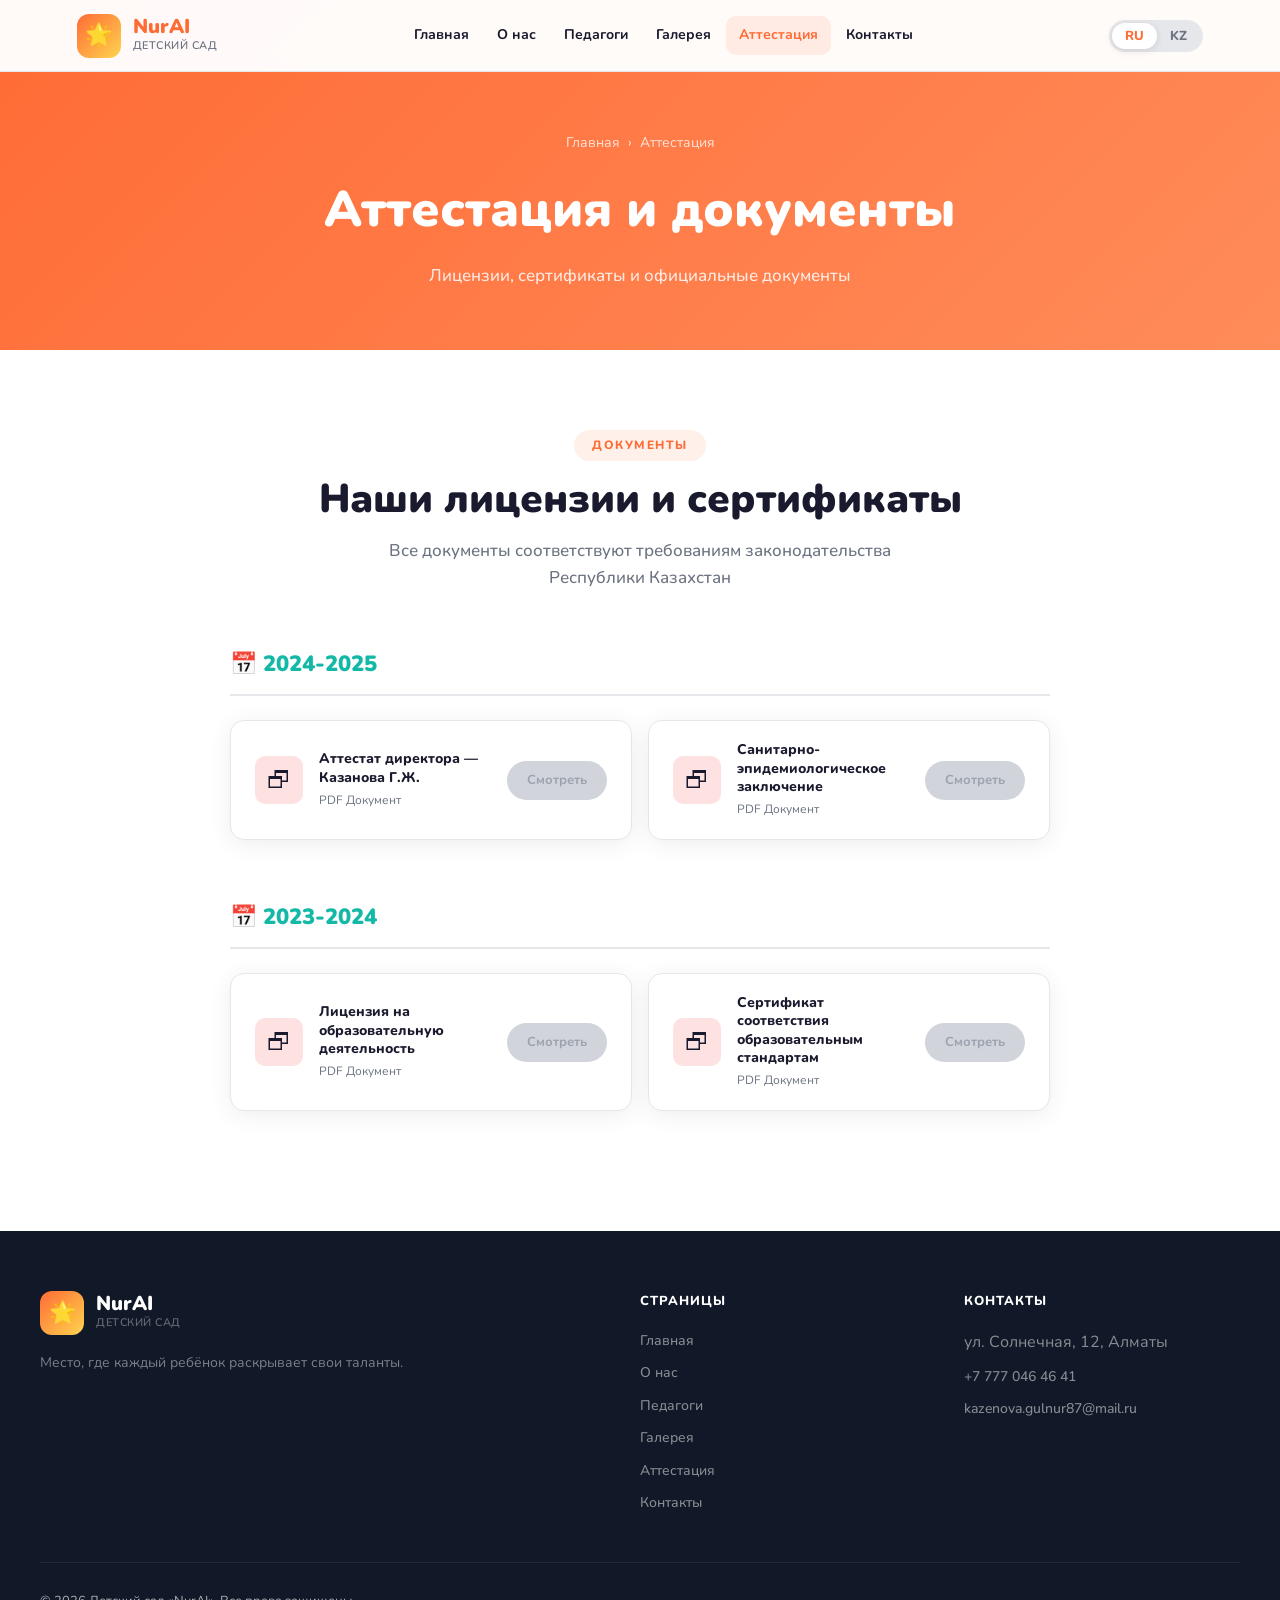
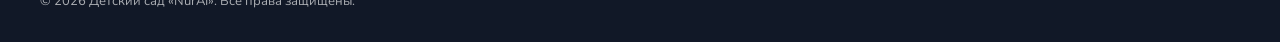
<file: website/attestation.html>
<!DOCTYPE html>
<html lang="ru">
<head>
<meta charset="UTF-8">
<meta name="viewport" content="width=device-width, initial-scale=1.0">
<title>Аттестация — NurAI</title>
<link rel="stylesheet" href="css/style.css">
</head>
<body>

<header>
  <a href="index.html" class="logo">
    <div class="logo-icon">🌟</div>
    <div><div class="logo-name" id="h-name">NurAI</div><div class="logo-sub" id="h-sub">Детский сад</div></div>
  </a>
  <nav id="main-nav">
    <a href="index.html">Главная</a><a href="about.html">О нас</a>
    <a href="team.html">Педагоги</a><a href="gallery.html">Галерея</a>
    <a href="attestation.html">Аттестация</a><a href="contacts.html">Контакты</a>
  </nav>
  <div class="header-right">
    <div class="lang-switcher">
      <button class="lang-btn active" data-lang="ru">RU</button>
      <button class="lang-btn" data-lang="kz">KZ</button>
    </div>
    <button class="hamburger"><span></span><span></span><span></span></button>
  </div>
</header>

<div class="page-banner">
  <div class="breadcrumb"><a href="index.html" id="bc-home">Главная</a> <span>›</span> <span id="bc-cur">Аттестация</span></div>
  <h1 id="ban-title">Аттестация и документы</h1>
  <p id="ban-sub">Лицензии, сертификаты и официальные документы</p>
</div>

<section class="contacts-page" style="padding:80px 24px">
  <div class="container">
    <div class="section-header fade-in">
      <div class="section-label" id="a-lbl">Документы</div>
      <h2 class="section-title" id="a-title">Наши лицензии и сертификаты</h2>
      <p class="section-subtitle" id="a-sub">Все документы соответствуют требованиям законодательства Республики Казахстан</p>
    </div>
    <div class="att-list" id="att-list"></div>
    <div id="a-empty" class="empty-state" style="display:none">
      <div class="icon">📄</div>
      <p id="a-empty-txt">Документов пока нет</p>
    </div>
  </div>
</section>

<div></div>

<footer>
  <div class="footer-grid">
    <div>
      <div class="footer-logo logo"><div class="logo-icon">🌟</div><div>
        <div class="logo-name" id="f-name">NurAI</div><div class="logo-sub" id="f-sub">Детский сад</div>
      </div></div>
      <p class="footer-desc" id="f-desc">Место, где каждый ребёнок раскрывает свои таланты.</p>
    </div>
    <div>
      <div class="footer-heading" id="f-pages">Страницы</div>
      <div class="footer-links" id="f-links"></div>
    </div>
    <div>
      <div class="footer-heading" id="f-ch">Контакты</div>
      <div class="footer-links">
        <span id="f-addr" style="color:rgba(255,255,255,0.5)"></span>
        <a id="f-phone" href="#"></a>
        <a id="f-email" href="#"></a>
      </div>
    </div>
  </div>
  <div class="footer-bottom">
    <span id="f-copy"></span>
  </div>
</footer>

<script src="js/filestore.js"></script>
<script src="js/data.js"></script>
<script src="js/main.js"></script>
<script>
async function render() {
  const d = getData(); const s = d.settings; const isKz = LANG === 'kz';
  document.getElementById('h-name').textContent = s.siteName;
  document.getElementById('h-sub').textContent  = isKz ? 'Балабақша' : 'Детский сад';
  const navRu = ['Главная','О нас','Педагоги','Галерея','Аттестация','Контакты'];
  const navKz = ['Басты бет','Біз туралы','Педагогтар','Галерея','Аттестация','Байланыс'];
  document.querySelectorAll('#main-nav a').forEach((a,i) => a.textContent = isKz ? navKz[i] : navRu[i]);

  document.getElementById('bc-home').textContent   = isKz ? 'Басты бет' : 'Главная';
  document.getElementById('bc-cur').textContent    = isKz ? 'Аттестация' : 'Аттестация';
  document.getElementById('ban-title').textContent = isKz ? 'Аттестация және құжаттар' : 'Аттестация и документы';
  document.getElementById('ban-sub').textContent   = isKz ? 'Лицензиялар, сертификаттар және ресми құжаттар' : 'Лицензии, сертификаты и официальные документы';

  document.getElementById('a-lbl').textContent   = isKz ? 'Құжаттар' : 'Документы';
  document.getElementById('a-title').textContent  = isKz ? 'Лицензиялар мен сертификаттарымыз' : 'Наши лицензии и сертификаты';
  document.getElementById('a-sub').textContent    = isKz ? 'Барлық құжаттар ҚР заңнамасының талаптарына сай келеді' : 'Все документы соответствуют требованиям законодательства Республики Казахстан';

  const list = document.getElementById('att-list');
  const empty = document.getElementById('a-empty');
  if (!d.attestation.length) {
    list.innerHTML = ''; empty.style.display = 'block';
    document.getElementById('a-empty-txt').textContent = isKz ? 'Құжаттар жоқ' : 'Документов пока нет';
  } else {
    empty.style.display = 'none';

    // Pre-load all stored files from IndexedDB
    const storedURLs = {};
    await Promise.all(d.attestation.map(async a => {
      if (a.fileId) {
        try { const r = await fsURL(a.fileId); if (r) storedURLs[a.id] = r; } catch(e) {}
      }
    }));

    // Group by year
    const yearMap = {};
    d.attestation.forEach(a => {
      const yr = a.year || 'Без года';
      if (!yearMap[yr]) yearMap[yr] = [];
      yearMap[yr].push(a);
    });

    // Sort years descending
    const sortedYears = Object.keys(yearMap).sort((a, b) => b.localeCompare(a));

    const viewLbl = isKz ? 'Қарау' : 'Смотреть';

    list.innerHTML = sortedYears.map(yr => {
      const cards = yearMap[yr].map(a => {
        const fu = storedURLs[a.id];
        let btnHtml = '';
        if (fu) {
          btnHtml = `<a href="${fu.url}" target="_blank"
            style="background:var(--primary);color:white;padding:9px 20px;border-radius:50px;font-size:13px;font-weight:700;text-decoration:none;white-space:nowrap;flex-shrink:0">${viewLbl}</a>`;
        } else {
          btnHtml = `<span
            style="background:#D1D5DB;color:#9CA3AF;padding:9px 20px;border-radius:50px;font-size:13px;font-weight:700;white-space:nowrap;flex-shrink:0;cursor:default">${viewLbl}</span>`;
        }
        return `<div style="background:white;border-radius:14px;padding:20px 24px;display:flex;align-items:center;gap:16px;box-shadow:var(--shadow);border:1px solid var(--border)">
          <div style="width:48px;height:48px;background:#FEE2E2;border-radius:10px;display:flex;align-items:center;justify-content:center;font-size:24px;flex-shrink:0">🗗</div>
          <div style="flex:1;min-width:0">
            <div style="font-weight:800;font-size:14px;line-height:1.3;color:var(--text)">${isKz ? a.titleKz : a.titleRu}</div>
            <div style="font-size:12px;color:var(--text-muted);margin-top:4px">PDF ${isKz ? 'Құжат' : 'Документ'}</div>
          </div>
          ${btnHtml}
        </div>`;
      }).join('');

      return `<div style="margin-bottom:40px">
        <h3 style="color:#14B8A6;font-size:22px;font-weight:900;display:flex;align-items:center;gap:10px;margin-bottom:12px">
          📅 ${yr}
        </h3>
        <div style="border-top:2px solid var(--border);margin-bottom:24px"></div>
        <div style="display:grid;grid-template-columns:1fr 1fr;gap:16px">
          ${cards}
        </div>
      </div>`;
    }).join('');
  }

  // footer
  document.getElementById('f-name').textContent  = s.siteName;
  document.getElementById('f-sub').textContent   = isKz ? 'Балабақша' : 'Детский сад';
  document.getElementById('f-desc').textContent  = isKz ? 'Әр бала өз талантын ашатын орын.' : 'Место, где каждый ребёнок раскрывает свои таланты.';
  document.getElementById('f-pages').textContent = isKz ? 'Беттер' : 'Страницы';
  document.getElementById('f-ch').textContent    = isKz ? 'Байланыс' : 'Контакты';
  document.getElementById('f-addr').textContent  = isKz ? s.addressKz : s.address;
  document.getElementById('f-phone').textContent = s.phone; document.getElementById('f-phone').href = `tel:${s.phone.replace(/\s/g,'')}`;
  document.getElementById('f-email').textContent = s.email; document.getElementById('f-email').href = `mailto:${s.email}`;
  document.getElementById('f-copy').textContent  = `© 2026 ${isKz ? `Балабақша «${s.siteName}». Барлық құқықтар қорғалған.` : `Детский сад «${s.siteName}». Все права защищены.`}`;
  const nl = isKz ? ['Басты бет','Біз туралы','Педагогтар','Галерея','Аттестация','Байланыс'] : ['Главная','О нас','Педагоги','Галерея','Аттестация','Контакты'];
  const hr = ['index.html','about.html','team.html','gallery.html','attestation.html','contacts.html'];
  document.getElementById('f-links').innerHTML = nl.map((n,i)=>`<a href="${hr[i]}">${n}</a>`).join('');
}

function openFileModal(url) {
  let m = document.getElementById('file-modal');
  if (!m) {
    m = document.createElement('div');
    m.id = 'file-modal';
    m.style.cssText = 'position:fixed;inset:0;background:rgba(0,0,0,0.88);z-index:9999;display:flex;align-items:center;justify-content:center;padding:20px';
    m.innerHTML = `<div style="position:relative;max-width:90vw;max-height:90vh">
      <img id="file-modal-img" style="max-width:90vw;max-height:85vh;border-radius:12px;object-fit:contain">
      <button onclick="document.getElementById('file-modal').remove()"
        style="position:fixed;top:20px;right:20px;width:44px;height:44px;background:rgba(255,255,255,0.15);
               border:none;border-radius:50%;color:white;font-size:20px;cursor:pointer">✕</button>
    </div>`;
    m.addEventListener('click', e => { if (e.target === m) m.remove(); });
    document.body.appendChild(m);
  }
  document.getElementById('file-modal-img').src = url;
}
</script>
</body>
</html>
</file>
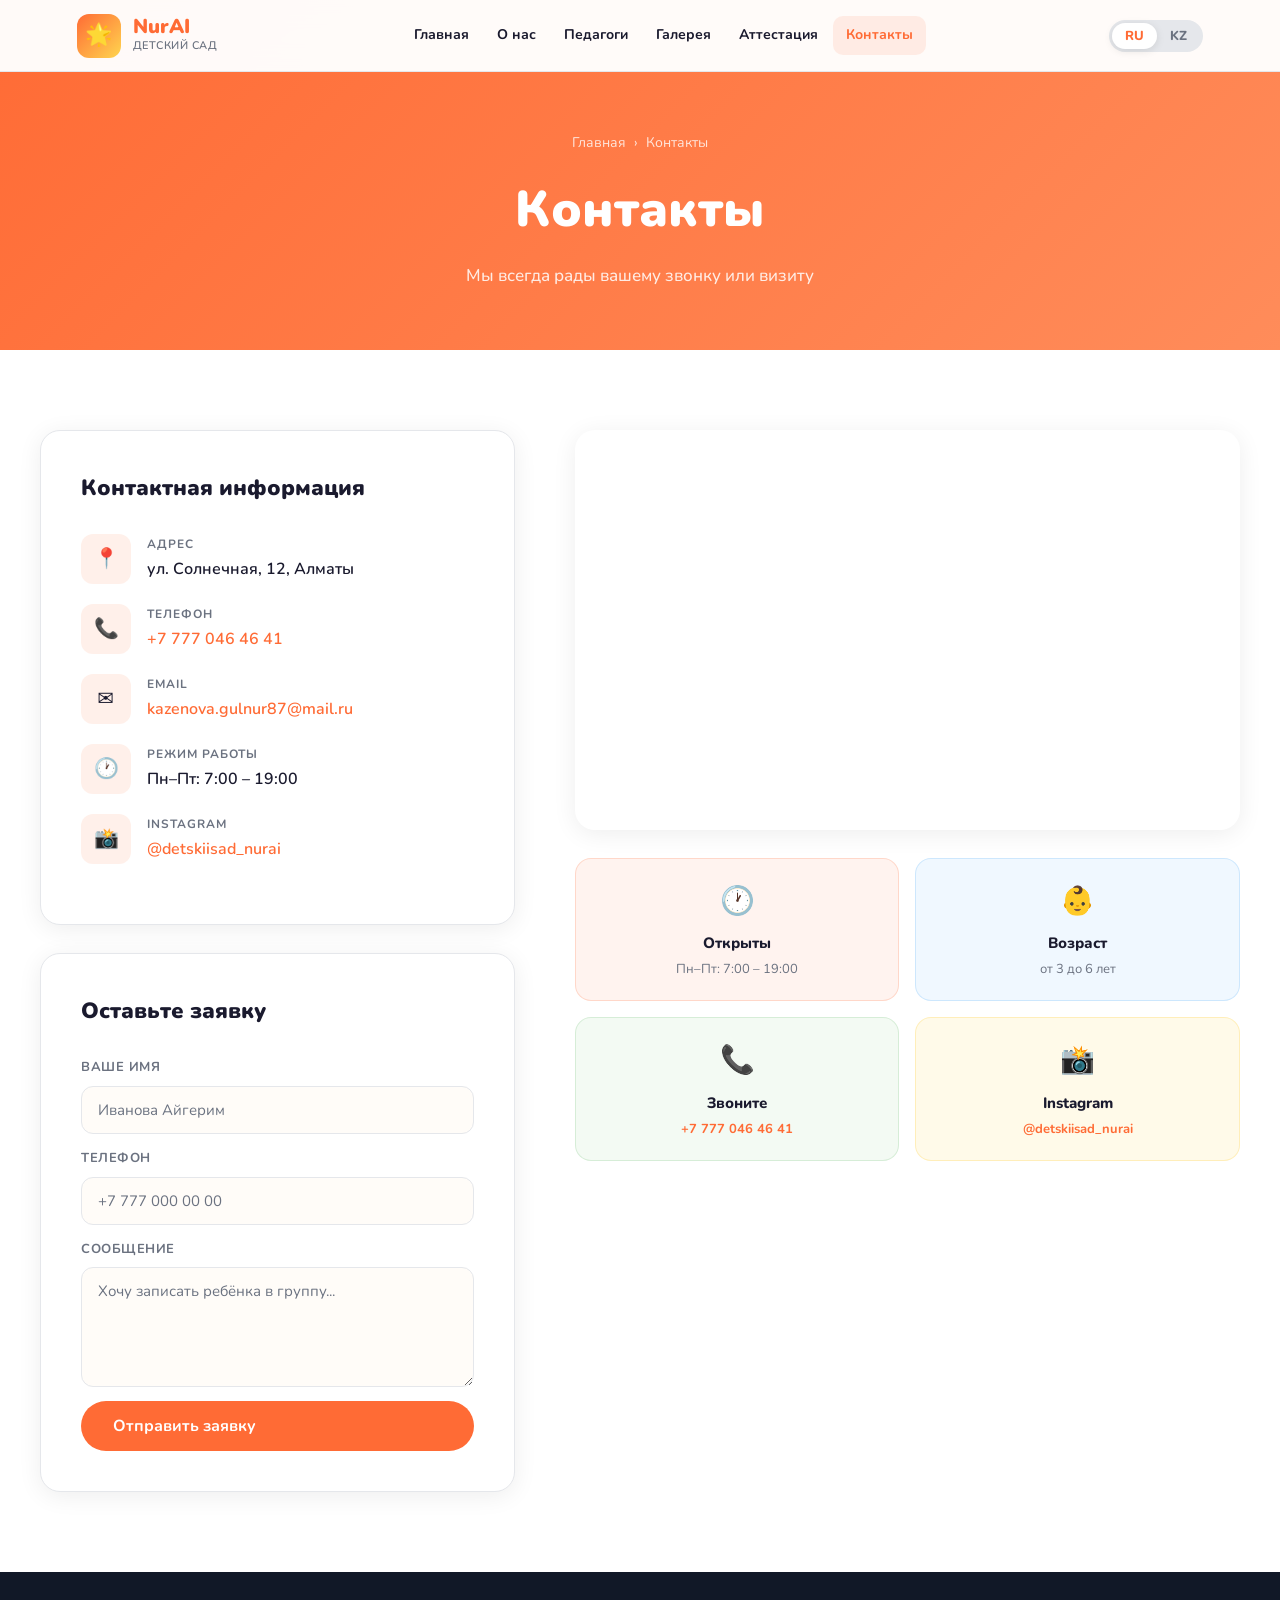
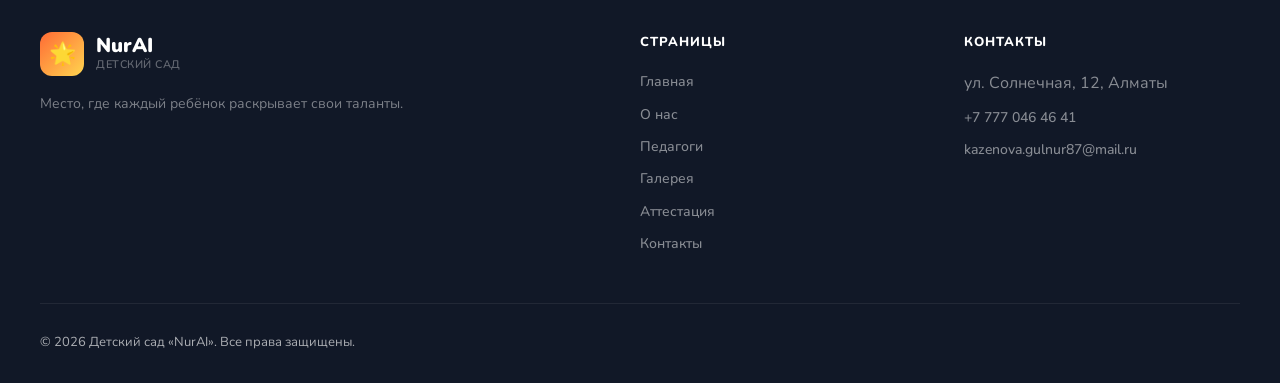
<file: website/contacts.html>
<!DOCTYPE html>
<html lang="ru">
<head>
<meta charset="UTF-8">
<meta name="viewport" content="width=device-width, initial-scale=1.0">
<title>Контакты — NurAI</title>
<link rel="stylesheet" href="css/style.css">
</head>
<body>

<header>
  <a href="index.html" class="logo">
    <div class="logo-icon">🌟</div>
    <div><div class="logo-name" id="h-name">NurAI</div><div class="logo-sub" id="h-sub">Детский сад</div></div>
  </a>
  <nav id="main-nav">
    <a href="index.html">Главная</a><a href="about.html">О нас</a>
    <a href="team.html">Педагоги</a><a href="gallery.html">Галерея</a>
    <a href="attestation.html">Аттестация</a><a href="contacts.html">Контакты</a>
  </nav>
  <div class="header-right">
    <div class="lang-switcher">
      <button class="lang-btn active" data-lang="ru">RU</button>
      <button class="lang-btn" data-lang="kz">KZ</button>
    </div>
    <button class="hamburger"><span></span><span></span><span></span></button>
  </div>
</header>

<div class="page-banner">
  <div class="breadcrumb"><a href="index.html" id="bc-home">Главная</a> <span>›</span> <span id="bc-cur">Контакты</span></div>
  <h1 id="ban-title">Контакты</h1>
  <p id="ban-sub">Мы всегда рады вашему звонку или визиту</p>
</div>

<section class="contacts-page" style="padding:80px 24px">
  <div class="container">
    <div class="contacts-grid">
      <!-- LEFT: info + form -->
      <div>
        <div class="contact-card" style="margin-bottom:28px">
          <h3 id="ci-title">Контактная информация</h3>
          <div class="contact-item">
            <div class="contact-icon">📍</div>
            <div>
              <div class="contact-lbl" id="ci-addr-lbl">Адрес</div>
              <div class="contact-val" id="ci-addr">ул. Солнечная, 12, Алматы</div>
            </div>
          </div>
          <div class="contact-item">
            <div class="contact-icon">📞</div>
            <div>
              <div class="contact-lbl" id="ci-ph-lbl">Телефон</div>
              <div class="contact-val"><a id="ci-phone" href="#">+7 777 046 46 41</a></div>
            </div>
          </div>
          <div class="contact-item">
            <div class="contact-icon">✉️</div>
            <div>
              <div class="contact-lbl" id="ci-em-lbl">Email</div>
              <div class="contact-val"><a id="ci-email" href="#">kazenova.gulnur87@mail.ru</a></div>
            </div>
          </div>
          <div class="contact-item">
            <div class="contact-icon">🕐</div>
            <div>
              <div class="contact-lbl" id="ci-hr-lbl">Режим работы</div>
              <div class="contact-val" id="ci-hours">Пн–Пт: 7:00 – 19:00</div>
            </div>
          </div>
          <div class="contact-item">
            <div class="contact-icon">📸</div>
            <div>
              <div class="contact-lbl">Instagram</div>
              <div class="contact-val"><a id="ci-ig" href="#" target="_blank">@detskiisad_nurai</a></div>
            </div>
          </div>
        </div>

        <!-- FORM -->
        <div class="contact-card">
          <h3 id="cf-title">Оставьте заявку</h3>
          <form class="contact-form-light js-contact-form" style="display:flex;flex-direction:column;gap:14px;margin-top:4px">
            <div class="form-group">
              <label id="cf-n-lbl">Ваше имя</label>
              <input type="text" id="cf-name" placeholder="Иванова Айгерим" required
                     style="background:var(--bg);color:var(--text);border:1px solid var(--border);padding:13px 16px;border-radius:12px;font-size:15px;font-family:var(--font);outline:none;transition:border-color 0.2s"
                     onfocus="this.style.borderColor='var(--primary)'" onblur="this.style.borderColor='var(--border)'">
            </div>
            <div class="form-group">
              <label id="cf-p-lbl">Телефон</label>
              <input type="tel" id="cf-phone-inp" placeholder="+7 777 000 00 00" required
                     style="background:var(--bg);color:var(--text);border:1px solid var(--border);padding:13px 16px;border-radius:12px;font-size:15px;font-family:var(--font);outline:none;transition:border-color 0.2s"
                     onfocus="this.style.borderColor='var(--primary)'" onblur="this.style.borderColor='var(--border)'">
            </div>
            <div class="form-group">
              <label id="cf-m-lbl">Сообщение</label>
              <textarea id="cf-msg" placeholder="Хочу записать ребёнка в группу..." rows="4"
                        style="background:var(--bg);color:var(--text);border:1px solid var(--border);padding:13px 16px;border-radius:12px;font-size:15px;font-family:var(--font);outline:none;resize:vertical;transition:border-color 0.2s"
                        onfocus="this.style.borderColor='var(--primary)'" onblur="this.style.borderColor='var(--border)'"></textarea>
            </div>
            <button type="submit" class="btn btn-orange" id="cf-btn">Отправить заявку</button>
          </form>
        </div>
      </div>

      <!-- RIGHT: map -->
      <div>
        <div class="map-wrap" style="margin-bottom:28px">
          <iframe id="map-frame"
            src="https://www.google.com/maps/embed?pb=!1m18!1m12!1m3!1d2906.4!2d76.9286!3d43.2567!2m3!1f0!2f0!3f0!3m2!1i1024!2i768!4f13.1!3m3!1m2!1s0x0%3A0x0!2zNDPCsDE1JzI0LjEiTiA3NsKwNTUnNDMuMCJF!5e0!3m2!1sru!2skz!4v1700000000000!5m2!1sru!2skz"
            allowfullscreen="" loading="lazy" referrerpolicy="no-referrer-when-downgrade">
          </iframe>
        </div>
        <!-- Quick info cards -->
        <div style="display:grid;grid-template-columns:1fr 1fr;gap:16px">
          <div style="background:rgba(255,107,53,0.08);border:1px solid rgba(255,107,53,0.2);border-radius:16px;padding:20px;text-align:center">
            <div style="font-size:28px;margin-bottom:8px">🕐</div>
            <div style="font-weight:800;font-size:15px;color:var(--text)" id="q-open-title">Открыты</div>
            <div style="font-size:13px;color:var(--text-muted);margin-top:4px" id="q-hours">Пн–Пт: 7:00–19:00</div>
          </div>
          <div style="background:rgba(66,165,245,0.08);border:1px solid rgba(66,165,245,0.2);border-radius:16px;padding:20px;text-align:center">
            <div style="font-size:28px;margin-bottom:8px">👶</div>
            <div style="font-weight:800;font-size:15px;color:var(--text)" id="q-age-title">Возраст</div>
            <div style="font-size:13px;color:var(--text-muted);margin-top:4px" id="q-age">от 3 до 6 лет</div>
          </div>
          <div style="background:rgba(102,187,106,0.08);border:1px solid rgba(102,187,106,0.2);border-radius:16px;padding:20px;text-align:center">
            <div style="font-size:28px;margin-bottom:8px">📞</div>
            <div style="font-weight:800;font-size:15px;color:var(--text)" id="q-call-title">Звоните</div>
            <div style="font-size:13px;margin-top:4px"><a id="q-phone" href="#" style="color:var(--primary);font-weight:700;text-decoration:none"></a></div>
          </div>
          <div style="background:rgba(255,213,79,0.12);border:1px solid rgba(255,213,79,0.3);border-radius:16px;padding:20px;text-align:center">
            <div style="font-size:28px;margin-bottom:8px">📸</div>
            <div style="font-weight:800;font-size:15px;color:var(--text)">Instagram</div>
            <div style="font-size:13px;margin-top:4px"><a id="q-ig" href="#" target="_blank" style="color:var(--primary);font-weight:700;text-decoration:none"></a></div>
          </div>
        </div>
      </div>
    </div>
  </div>
</section>

<footer>
  <div class="footer-grid">
    <div>
      <div class="footer-logo logo"><div class="logo-icon">🌟</div><div>
        <div class="logo-name" id="f-name">NurAI</div><div class="logo-sub" id="f-sub">Детский сад</div>
      </div></div>
      <p class="footer-desc" id="f-desc">Место, где каждый ребёнок раскрывает свои таланты.</p>
    </div>
    <div>
      <div class="footer-heading" id="f-pages">Страницы</div>
      <div class="footer-links" id="f-links"></div>
    </div>
    <div>
      <div class="footer-heading" id="f-ch">Контакты</div>
      <div class="footer-links">
        <span id="f-addr" style="color:rgba(255,255,255,0.5)"></span>
        <a id="f-phone" href="#"></a>
        <a id="f-email" href="#"></a>
      </div>
    </div>
  </div>
  <div class="footer-bottom">
    <span id="f-copy"></span>
  </div>
</footer>

<script src="js/data.js"></script>
<script src="js/main.js"></script>
<script>
function render() {
  const d = getData(); const s = d.settings; const isKz = LANG === 'kz';
  document.getElementById('h-name').textContent = s.siteName;
  document.getElementById('h-sub').textContent  = isKz ? 'Балабақша' : 'Детский сад';
  const navRu = ['Главная','О нас','Педагоги','Галерея','Аттестация','Контакты'];
  const navKz = ['Басты бет','Біз туралы','Педагогтар','Галерея','Аттестация','Байланыс'];
  document.querySelectorAll('#main-nav a').forEach((a,i) => a.textContent = isKz ? navKz[i] : navRu[i]);

  document.getElementById('bc-home').textContent   = isKz ? 'Басты бет' : 'Главная';
  document.getElementById('bc-cur').textContent    = isKz ? 'Байланыс' : 'Контакты';
  document.getElementById('ban-title').textContent = isKz ? 'Байланыс' : 'Контакты';
  document.getElementById('ban-sub').textContent   = isKz ? 'Қоңырауыңызға немесе визитіңізге әрқашан қуаныштымыз' : 'Мы всегда рады вашему звонку или визиту';

  document.getElementById('ci-title').textContent   = isKz ? 'Байланыс ақпараты' : 'Контактная информация';
  document.getElementById('ci-addr-lbl').textContent = isKz ? 'Мекенжай' : 'Адрес';
  document.getElementById('ci-addr').textContent    = isKz ? s.addressKz : s.address;
  document.getElementById('ci-ph-lbl').textContent  = isKz ? 'Телефон' : 'Телефон';
  document.getElementById('ci-phone').textContent   = s.phone;
  document.getElementById('ci-phone').href          = `tel:${s.phone.replace(/\s/g,'')}`;
  document.getElementById('ci-em-lbl').textContent  = isKz ? 'Электронды пошта' : 'Email';
  document.getElementById('ci-email').textContent   = s.email;
  document.getElementById('ci-email').href          = `mailto:${s.email}`;
  document.getElementById('ci-hr-lbl').textContent  = isKz ? 'Жұмыс уақыты' : 'Режим работы';
  document.getElementById('ci-hours').textContent   = isKz ? s.hoursKz : s.hours;
  document.getElementById('ci-ig').textContent      = s.instagram;
  document.getElementById('ci-ig').href             = `https://instagram.com/${s.instagram.replace('@','')}`;

  document.getElementById('cf-title').textContent = isKz ? 'Өтінім қалдырыңыз' : 'Оставьте заявку';
  document.getElementById('cf-n-lbl').textContent = isKz ? 'Сіздің атыңыз' : 'Ваше имя';
  document.getElementById('cf-p-lbl').textContent = isKz ? 'Телефон' : 'Телефон';
  document.getElementById('cf-m-lbl').textContent = isKz ? 'Хабарлама' : 'Сообщение';
  document.getElementById('cf-btn').textContent   = isKz ? 'Өтінім жіберу' : 'Отправить заявку';
  document.getElementById('cf-name').placeholder  = isKz ? 'Иванова Айгерім' : 'Иванова Айгерим';
  document.getElementById('cf-msg').placeholder   = isKz ? 'Балаңызды топқа жазғым келеді...' : 'Хочу записать ребёнка в группу...';

  document.getElementById('q-open-title').textContent = isKz ? 'Жұмыс уақыты' : 'Открыты';
  document.getElementById('q-hours').textContent      = isKz ? s.hoursKz : s.hours;
  document.getElementById('q-age-title').textContent  = isKz ? 'Жасы' : 'Возраст';
  document.getElementById('q-age').textContent        = isKz ? '3-тен 6 жасқа дейін' : 'от 3 до 6 лет';
  document.getElementById('q-call-title').textContent = isKz ? 'Қоңырау шалыңыз' : 'Звоните';
  document.getElementById('q-phone').textContent      = s.phone;
  document.getElementById('q-phone').href             = `tel:${s.phone.replace(/\s/g,'')}`;
  document.getElementById('q-ig').textContent         = s.instagram;
  document.getElementById('q-ig').href                = `https://instagram.com/${s.instagram.replace('@','')}`;

  // footer
  document.getElementById('f-name').textContent  = s.siteName;
  document.getElementById('f-sub').textContent   = isKz ? 'Балабақша' : 'Детский сад';
  document.getElementById('f-desc').textContent  = isKz ? 'Әр бала өз талантын ашатын орын.' : 'Место, где каждый ребёнок раскрывает свои таланты.';
  document.getElementById('f-pages').textContent = isKz ? 'Беттер' : 'Страницы';
  document.getElementById('f-ch').textContent    = isKz ? 'Байланыс' : 'Контакты';
  document.getElementById('f-addr').textContent  = isKz ? s.addressKz : s.address;
  document.getElementById('f-phone').textContent = s.phone; document.getElementById('f-phone').href = `tel:${s.phone.replace(/\s/g,'')}`;
  document.getElementById('f-email').textContent = s.email; document.getElementById('f-email').href = `mailto:${s.email}`;
  document.getElementById('f-copy').textContent  = `© 2026 ${isKz ? `Балабақша «${s.siteName}». Барлық құқықтар қорғалған.` : `Детский сад «${s.siteName}». Все права защищены.`}`;
  const nl = isKz ? ['Басты бет','Біз туралы','Педагогтар','Галерея','Аттестация','Байланыс'] : ['Главная','О нас','Педагоги','Галерея','Аттестация','Контакты'];
  const hr = ['index.html','about.html','team.html','gallery.html','attestation.html','contacts.html'];
  document.getElementById('f-links').innerHTML = nl.map((n,i)=>`<a href="${hr[i]}">${n}</a>`).join('');
}
</script>
</body>
</html>
</file>
<file: website/css/style.css>
@import url('https://fonts.googleapis.com/css2?family=Nunito:wght@400;500;600;700;800;900&display=swap');

*, *::before, *::after { box-sizing: border-box; margin: 0; padding: 0; }

:root {
  --primary: #FF6B35;
  --primary-dark: #E55B28;
  --primary-light: #FF8C5A;
  --secondary: #42A5F5;
  --accent: #FFD54F;
  --success: #66BB6A;
  --bg: #FFFCF8;
  --surface: #FFFFFF;
  --text: #1A1A2E;
  --text-muted: #6B7280;
  --border: #E5E7EB;
  --shadow: 0 4px 24px rgba(0,0,0,0.07);
  --shadow-lg: 0 12px 40px rgba(0,0,0,0.13);
  --radius: 20px;
  --radius-sm: 12px;
  --header-height: 72px;
  --font: 'Nunito', system-ui, sans-serif;
}

html { scroll-behavior: smooth; }

body {
  font-family: var(--font);
  background: var(--bg);
  color: var(--text);
  line-height: 1.6;
  font-size: 16px;
}

/* ═══════════ HEADER ═══════════ */
header {
  position: fixed;
  top: 0; left: 0; right: 0;
  height: var(--header-height);
  background: rgba(255,255,255,0.97);
  backdrop-filter: blur(12px);
  border-bottom: 1px solid var(--border);
  z-index: 1000;
  display: flex;
  align-items: center;
  padding: 0 clamp(24px, 6%, 120px);
  justify-content: space-between;
  transition: box-shadow 0.3s;
}
header.scrolled { box-shadow: var(--shadow); }

.logo {
  display: flex;
  align-items: center;
  gap: 12px;
  text-decoration: none;
  color: var(--text);
  flex-shrink: 0;
}
.logo-icon {
  width: 44px; height: 44px;
  background: linear-gradient(135deg, var(--primary), var(--accent));
  border-radius: 12px;
  display: flex; align-items: center; justify-content: center;
  font-size: 22px; font-weight: 900; color: white;
}
.logo-name { font-weight: 900; font-size: 20px; color: var(--primary); line-height: 1; }
.logo-sub { font-size: 11px; color: var(--text-muted); font-weight: 600; text-transform: uppercase; letter-spacing: 0.5px; }

nav { display: flex; align-items: center; gap: 2px; }
nav a {
  text-decoration: none;
  color: var(--text);
  font-weight: 700;
  font-size: 14px;
  padding: 8px 13px;
  border-radius: 10px;
  transition: all 0.2s;
  white-space: nowrap;
}
nav a:hover { color: var(--primary); background: rgba(255,107,53,0.09); }
nav a.active { color: var(--primary); background: rgba(255,107,53,0.11); }

.header-right { display: flex; align-items: center; gap: 12px; }

.lang-switcher {
  display: flex;
  background: var(--border);
  border-radius: 20px;
  padding: 3px;
}
.lang-btn {
  border: none; background: none;
  padding: 4px 13px; border-radius: 16px;
  font-size: 13px; font-weight: 800;
  cursor: pointer; color: var(--text-muted);
  transition: all 0.2s; font-family: var(--font);
}
.lang-btn.active {
  background: white; color: var(--primary);
  box-shadow: 0 2px 8px rgba(0,0,0,0.1);
}

.hamburger {
  display: none; flex-direction: column; gap: 5px;
  cursor: pointer; padding: 8px; border: none; background: none;
}
.hamburger span {
  display: block; width: 24px; height: 2px;
  background: var(--text); border-radius: 2px; transition: all 0.3s;
}

/* ═══════════ BUTTONS ═══════════ */
.btn {
  display: inline-flex; align-items: center; gap: 8px;
  padding: 14px 32px; border-radius: 50px;
  font-size: 16px; font-weight: 700;
  text-decoration: none; cursor: pointer; border: none;
  transition: all 0.3s; font-family: var(--font);
}
.btn-primary { background: white; color: var(--primary); }
.btn-primary:hover { transform: translateY(-2px); box-shadow: 0 8px 30px rgba(0,0,0,0.15); }
.btn-outline { background: transparent; color: white; border: 2px solid rgba(255,255,255,0.6); }
.btn-outline:hover { background: rgba(255,255,255,0.15); transform: translateY(-2px); }
.btn-orange { background: var(--primary); color: white; }
.btn-orange:hover { background: var(--primary-dark); transform: translateY(-2px); box-shadow: 0 8px 20px rgba(255,107,53,0.4); }
.btn-sm { padding: 9px 22px; font-size: 14px; }

/* ═══════════ HERO ═══════════ */
.hero {
  min-height: 100vh;
  display: flex; align-items: center; justify-content: center;
  background: linear-gradient(135deg, #FF6B35 0%, #FF8C5A 50%, #FFD54F 100%);
  text-align: center;
  padding: calc(var(--header-height) + 40px) 24px 80px;
  position: relative; overflow: hidden;
}
.hero::before {
  content: '';
  position: absolute; inset: 0;
  background-image: radial-gradient(circle at 20% 50%, rgba(255,255,255,0.06) 0%, transparent 50%),
                    radial-gradient(circle at 80% 20%, rgba(255,255,255,0.08) 0%, transparent 40%);
}
.hero-content { max-width: 720px; position: relative; z-index: 1; }
.hero-badge {
  display: inline-flex; align-items: center; gap: 8px;
  background: rgba(255,255,255,0.2); border: 1px solid rgba(255,255,255,0.3);
  border-radius: 50px; padding: 8px 22px;
  font-size: 14px; font-weight: 700; color: white;
  margin-bottom: 24px; backdrop-filter: blur(10px);
}
.hero h1 {
  font-size: clamp(32px, 6vw, 64px); font-weight: 900;
  color: white; line-height: 1.1; margin-bottom: 20px;
  text-shadow: 0 2px 20px rgba(0,0,0,0.1);
}
.hero p { font-size: clamp(16px, 2.5vw, 20px); color: rgba(255,255,255,0.9); margin-bottom: 40px; font-weight: 500; }
.hero-buttons { display: flex; gap: 16px; justify-content: center; flex-wrap: wrap; }
.hero-stats {
  display: flex; gap: 48px; justify-content: center;
  margin-top: 64px; flex-wrap: wrap;
}
.hero-stat { color: white; text-align: center; }
.hero-stat-num { font-size: 40px; font-weight: 900; line-height: 1; }
.hero-stat-lbl { font-size: 13px; opacity: 0.8; font-weight: 600; margin-top: 4px; }

/* ═══════════ SECTIONS ═══════════ */
section { padding: 80px 24px; }
.container { max-width: 1200px; margin: 0 auto; }

.section-header { text-align: center; margin-bottom: 56px; }
.section-label {
  display: inline-block;
  background: rgba(255,107,53,0.1); color: var(--primary);
  font-size: 12px; font-weight: 800; text-transform: uppercase;
  letter-spacing: 1.5px; padding: 6px 18px; border-radius: 50px; margin-bottom: 14px;
}
.section-title { font-size: clamp(24px, 4vw, 40px); font-weight: 900; color: var(--text); margin-bottom: 14px; line-height: 1.2; }
.section-subtitle { font-size: 17px; color: var(--text-muted); max-width: 560px; margin: 0 auto; font-weight: 500; }

/* ═══════════ NEWS ═══════════ */
.news-section { background: white; }
.news-grid { display: grid; grid-template-columns: repeat(auto-fill, minmax(320px, 1fr)); gap: 28px; }
.news-card {
  background: white; border-radius: var(--radius);
  overflow: hidden; box-shadow: var(--shadow); transition: all 0.3s;
  border: 1px solid var(--border);
}
.news-card:hover { transform: translateY(-5px); box-shadow: var(--shadow-lg); }
.news-card-img {
  width: 100%; height: 200px; object-fit: cover; display: block;
}
.news-card-img-ph {
  width: 100%; height: 200px;
  background: linear-gradient(135deg, var(--primary-light), var(--accent));
  display: flex; align-items: center; justify-content: center; font-size: 52px;
}
.news-card-body { padding: 24px; }
.news-date { font-size: 12px; color: var(--text-muted); font-weight: 700; text-transform: uppercase; letter-spacing: 1px; margin-bottom: 10px; }
.news-title { font-size: 18px; font-weight: 800; color: var(--text); margin-bottom: 10px; line-height: 1.3; }
.news-text { font-size: 14px; color: var(--text-muted); line-height: 1.6; display: -webkit-box; -webkit-line-clamp: 3; -webkit-box-orient: vertical; overflow: hidden; }

/* ═══════════ ABOUT ═══════════ */
.about-section { background: var(--bg); }
.about-grid { display: grid; grid-template-columns: 1fr 1fr; gap: 64px; align-items: center; }
.about-img-wrap { position: relative; }
.about-img { width: 100%; border-radius: var(--radius); object-fit: cover; height: 460px; }
.about-img-ph {
  width: 100%; height: 460px; border-radius: var(--radius);
  background: linear-gradient(135deg, var(--secondary), var(--primary-light));
  display: flex; align-items: center; justify-content: center; font-size: 80px;
}
.about-badge {
  position: absolute; bottom: -20px; right: -20px;
  background: var(--primary); color: white; padding: 22px 24px;
  border-radius: 16px; text-align: center; box-shadow: 0 8px 24px rgba(255,107,53,0.35);
}
.about-badge-num { font-size: 34px; font-weight: 900; line-height: 1; }
.about-badge-lbl { font-size: 12px; font-weight: 700; opacity: 0.85; margin-top: 4px; }
.about-content h2 { font-size: clamp(24px, 3.5vw, 36px); font-weight: 900; margin-bottom: 20px; line-height: 1.2; }
.about-content p { font-size: 16px; color: var(--text-muted); line-height: 1.75; margin-bottom: 32px; }
.groups-list { display: flex; flex-direction: column; gap: 12px; }
.group-item {
  display: flex; align-items: center; gap: 16px;
  padding: 16px 20px; background: white;
  border-radius: var(--radius-sm); border: 1px solid var(--border);
}
.group-icon {
  width: 44px; height: 44px; border-radius: 12px;
  display: flex; align-items: center; justify-content: center; font-size: 20px; flex-shrink: 0;
}
.gi-orange { background: rgba(255,107,53,0.12); }
.gi-blue   { background: rgba(66,165,245,0.12); }
.gi-green  { background: rgba(102,187,106,0.12); }
.group-name { font-size: 15px; font-weight: 800; color: var(--text); }
.group-sub  { font-size: 13px; color: var(--text-muted); font-weight: 500; }

/* ═══════════ PROGRAMS ═══════════ */
.programs-section { background: white; }
.programs-grid { display: grid; grid-template-columns: repeat(auto-fill, minmax(240px, 1fr)); gap: 28px; }
.program-card {
  background: var(--bg); border-radius: var(--radius);
  padding: 36px 28px; text-align: center;
  border: 2px solid var(--border); transition: all 0.3s;
}
.program-card:hover { transform: translateY(-6px); box-shadow: var(--shadow-lg); border-color: var(--primary); }
.program-icon { font-size: 52px; margin-bottom: 20px; display: block; }
.program-title { font-size: 19px; font-weight: 800; color: var(--text); margin-bottom: 12px; }
.program-desc { font-size: 14px; color: var(--text-muted); line-height: 1.65; }

/* ═══════════ TEAM ═══════════ */
.team-section { background: var(--bg); }
.team-grid { display: grid; grid-template-columns: repeat(auto-fill, minmax(210px, 1fr)); gap: 28px; }
.team-card {
  background: white; border-radius: var(--radius);
  overflow: hidden; box-shadow: var(--shadow); transition: all 0.3s; text-align: center;
}
.team-card:hover { transform: translateY(-5px); box-shadow: var(--shadow-lg); }
.team-photo { width: 100%; height: 220px; object-fit: cover; object-position: top; }
.team-photo-ph {
  width: 100%; height: 220px;
  background: linear-gradient(135deg, var(--secondary), var(--accent));
  display: flex; align-items: center; justify-content: center; font-size: 70px;
}
.team-info { padding: 20px; }
.team-name { font-size: 15px; font-weight: 800; color: var(--text); margin-bottom: 6px; }
.team-role { font-size: 13px; color: var(--primary); font-weight: 700; }
.team-bio { font-size: 13px; color: var(--text-muted); margin-top: 10px; line-height: 1.5; }

/* ═══════════ GALLERY ═══════════ */
.gallery-section { background: white; }
.gallery-grid { display: grid; grid-template-columns: repeat(auto-fill, minmax(280px, 1fr)); gap: 16px; }
.gallery-item { position: relative; border-radius: var(--radius-sm); overflow: hidden; cursor: pointer; aspect-ratio: 4/3; }
.gallery-item img { width: 100%; height: 100%; object-fit: cover; transition: transform 0.4s; }
.gallery-item:hover img { transform: scale(1.06); }
.gallery-overlay {
  position: absolute; inset: 0;
  background: rgba(255,107,53,0.55);
  display: flex; align-items: center; justify-content: center;
  opacity: 0; transition: opacity 0.3s; font-size: 36px; color: white;
}
.gallery-item:hover .gallery-overlay { opacity: 1; }

.gallery-overlay-btns { display: flex; gap: 10px; }
.gal-btn {
  width: 44px; height: 44px; border-radius: 10px; border: none;
  cursor: pointer; display: flex; align-items: center; justify-content: center;
  font-size: 18px; transition: transform 0.2s; backdrop-filter: blur(6px);
}
.gal-btn-view { background: rgba(255,255,255,0.25); color: white; }
.gal-btn-dl   { background: rgba(255,255,255,0.9);  color: var(--primary); }
.gal-btn:hover { transform: scale(1.12); }

.att-file-link {
  display: inline-flex; align-items: center; gap: 7px;
  margin-top: 12px; padding: 8px 18px;
  background: rgba(255,107,53,0.1); color: var(--primary);
  border-radius: 8px; font-size: 13px; font-weight: 700;
  text-decoration: none; transition: background 0.2s;
}
.att-file-link:hover { background: rgba(255,107,53,0.2); }

/* Lightbox */
.lightbox {
  position: fixed; inset: 0;
  background: rgba(0,0,0,0.92); z-index: 9999;
  display: flex; align-items: center; justify-content: center;
  padding: 20px; opacity: 0; pointer-events: none; transition: opacity 0.3s;
}
.lightbox.open { opacity: 1; pointer-events: auto; }
.lightbox img { max-width: 90vw; max-height: 90vh; object-fit: contain; border-radius: 12px; }
.lb-close {
  position: fixed; top: 20px; right: 20px;
  width: 48px; height: 48px;
  background: rgba(255,255,255,0.12); border: none; border-radius: 50%;
  color: white; font-size: 22px; cursor: pointer; display: flex;
  align-items: center; justify-content: center; transition: background 0.2s;
}
.lb-close:hover { background: rgba(255,255,255,0.25); }

/* ═══════════ CONTACT SECTION (homepage) ═══════════ */
.contact-home { background: linear-gradient(135deg, #1A1A2E 0%, #2D2D5E 100%); }
.contact-home-grid { display: grid; grid-template-columns: 1fr 1fr; gap: 64px; align-items: start; }
.contact-home .section-title { color: white; }
.contact-home .section-subtitle { color: rgba(255,255,255,0.65); }
.contact-items { display: flex; flex-direction: column; gap: 20px; margin-top: 32px; }
.contact-item { display: flex; align-items: center; gap: 16px; }
.contact-icon {
  width: 50px; height: 50px;
  background: rgba(255,107,53,0.2); border-radius: 12px;
  display: flex; align-items: center; justify-content: center;
  font-size: 20px; flex-shrink: 0;
}
.contact-lbl { font-size: 12px; color: rgba(255,255,255,0.5); font-weight: 700; text-transform: uppercase; letter-spacing: 1px; }
.contact-val { font-size: 16px; color: white; font-weight: 600; margin-top: 2px; }
.contact-val a { color: white; text-decoration: none; }
.contact-val a:hover { color: var(--accent); }

.contact-form { display: flex; flex-direction: column; gap: 16px; }
.form-group { display: flex; flex-direction: column; gap: 8px; }
.form-group label { font-size: 13px; font-weight: 700; color: rgba(255,255,255,0.65); text-transform: uppercase; letter-spacing: 0.5px; }
.form-group input,
.form-group textarea,
.form-group select {
  padding: 14px 18px; border-radius: var(--radius-sm);
  border: 1px solid rgba(255,255,255,0.15);
  background: rgba(255,255,255,0.08);
  color: white; font-size: 15px; font-family: var(--font);
  transition: border-color 0.2s; outline: none;
}
.form-group input::placeholder,
.form-group textarea::placeholder { color: rgba(255,255,255,0.3); }
.form-group input:focus,
.form-group textarea:focus { border-color: var(--primary); }
.form-group textarea { resize: vertical; min-height: 120px; }

/* ═══════════ FOOTER ═══════════ */
footer { background: #111827; color: rgba(255,255,255,0.65); padding: 60px 24px 30px; }
.footer-grid { display: grid; grid-template-columns: 2fr 1fr 1fr; gap: 48px; max-width: 1200px; margin: 0 auto 48px; }
.footer-logo .logo-name { color: white; }
.footer-logo .logo-sub { color: rgba(255,255,255,0.35); }
.footer-desc { margin-top: 16px; font-size: 14px; line-height: 1.7; color: rgba(255,255,255,0.45); }
.footer-heading { font-size: 13px; font-weight: 800; color: white; text-transform: uppercase; letter-spacing: 1px; margin-bottom: 18px; }
.footer-links { display: flex; flex-direction: column; gap: 10px; }
.footer-links a { color: rgba(255,255,255,0.5); text-decoration: none; font-size: 14px; transition: color 0.2s; font-weight: 500; }
.footer-links a:hover { color: var(--primary); }
.footer-social { display: flex; gap: 12px; margin-top: 20px; }
.social-icon {
  width: 40px; height: 40px; border-radius: 10px;
  background: rgba(255,255,255,0.07);
  display: flex; align-items: center; justify-content: center;
  font-size: 18px; text-decoration: none;
  transition: background 0.2s;
}
.social-icon:hover { background: rgba(255,107,53,0.3); }
.footer-bottom {
  max-width: 1200px; margin: 0 auto;
  padding-top: 28px; border-top: 1px solid rgba(255,255,255,0.07);
  display: flex; justify-content: space-between; align-items: center;
  flex-wrap: wrap; gap: 12px; font-size: 13px;
}
.footer-bottom a { color: var(--primary); text-decoration: none; }

/* ═══════════ PAGE BANNER ═══════════ */
.page-banner {
  background: linear-gradient(135deg, var(--primary) 0%, var(--primary-light) 100%);
  padding: calc(var(--header-height) + 60px) 24px 60px;
  text-align: center; color: white;
}
.page-banner h1 { font-size: clamp(28px, 5vw, 50px); font-weight: 900; margin-bottom: 12px; }
.page-banner p { font-size: 17px; opacity: 0.85; font-weight: 500; }
.breadcrumb { display: flex; align-items: center; justify-content: center; gap: 8px; margin-bottom: 16px; font-size: 14px; opacity: 0.8; }
.breadcrumb a { color: white; text-decoration: none; }
.breadcrumb a:hover { opacity: 0.7; }

/* ═══════════ ATTESTATION ═══════════ */
.att-list { display: flex; flex-direction: column; gap: 20px; max-width: 820px; margin: 0 auto; }
.att-item {
  background: white; border-radius: var(--radius);
  padding: 28px 32px; display: flex; gap: 22px;
  align-items: center; box-shadow: var(--shadow);
  border: 1px solid var(--border); transition: all 0.3s;
}
.att-item:hover { transform: translateX(6px); border-color: var(--primary); }
.att-icon {
  width: 58px; height: 58px; background: rgba(255,107,53,0.1);
  border-radius: 14px; display: flex; align-items: center;
  justify-content: center; font-size: 28px; flex-shrink: 0;
}
.att-title { font-size: 17px; font-weight: 800; color: var(--text); margin-bottom: 6px; }
.att-desc { font-size: 14px; color: var(--text-muted); line-height: 1.5; }
.att-date { font-size: 12px; color: var(--primary); font-weight: 700; margin-top: 8px; }

/* ═══════════ CONTACTS PAGE ═══════════ */
.contacts-page { background: white; }
.contacts-grid { display: grid; grid-template-columns: 1fr 1.4fr; gap: 60px; align-items: start; }
.contact-card {
  background: white; border-radius: var(--radius);
  padding: 40px; box-shadow: var(--shadow); border: 1px solid var(--border);
}
.contact-card h3 { font-size: 22px; font-weight: 900; margin-bottom: 28px; }
.contact-card .contact-item { margin-bottom: 20px; }
.contact-card .contact-icon { background: rgba(255,107,53,0.1); }
.contact-card .contact-lbl { color: var(--text-muted); }
.contact-card .contact-val { color: var(--text); }
.contact-card .contact-val a { color: var(--primary); }
.map-wrap { border-radius: var(--radius); overflow: hidden; height: 400px; box-shadow: var(--shadow); }
.map-wrap iframe { width: 100%; height: 100%; border: none; }
.contact-form-light .form-group label { color: var(--text-muted); }
.contact-form-light input,
.contact-form-light textarea {
  background: var(--bg); color: var(--text);
  border: 1px solid var(--border);
}
.contact-form-light input::placeholder,
.contact-form-light textarea::placeholder { color: var(--text-muted); }
.contact-form-light input:focus,
.contact-form-light textarea:focus { border-color: var(--primary); }

/* ═══════════ ANIMATIONS ═══════════ */
.fade-in { opacity: 0; transform: translateY(24px); transition: all 0.6s ease; }
.fade-in.visible { opacity: 1; transform: translateY(0); }

/* ═══════════ TOAST ═══════════ */
.toast {
  position: fixed; bottom: 28px; right: 28px;
  background: #1A1A2E; color: white;
  padding: 14px 24px; border-radius: 12px;
  font-size: 15px; font-weight: 600;
  box-shadow: var(--shadow-lg); z-index: 99999;
  transform: translateY(80px); opacity: 0;
  transition: all 0.4s; pointer-events: none;
}
.toast.show { transform: translateY(0); opacity: 1; }
.toast.success { border-left: 4px solid var(--success); }
.toast.error   { border-left: 4px solid #EF4444; }

/* ═══════════ EMPTY STATE ═══════════ */
.empty-state { text-align: center; padding: 60px 20px; color: var(--text-muted); }
.empty-state .icon { font-size: 64px; margin-bottom: 16px; }
.empty-state p { font-size: 16px; }

/* ═══════════ RESPONSIVE ═══════════ */
@media (max-width: 900px) {
  .about-grid, .contact-home-grid, .contacts-grid { grid-template-columns: 1fr; gap: 40px; }
  .about-badge { bottom: 16px; right: 16px; }
  .footer-grid { grid-template-columns: 1fr 1fr; }
}
@media (max-width: 768px) {
  nav {
    display: none; position: fixed;
    top: var(--header-height); left: 0; right: 0;
    background: white; flex-direction: column;
    padding: 12px; border-bottom: 1px solid var(--border);
    box-shadow: var(--shadow); gap: 4px;
  }
  nav.open { display: flex; }
  nav a { width: 100%; padding: 12px 16px; }
  .hamburger { display: flex; }
  .logo-sub { display: none; }
  section { padding: 56px 16px; }
  .footer-grid { grid-template-columns: 1fr; gap: 28px; }
  .hero-stats { gap: 28px; }
  .map-wrap { height: 280px; }
}
@media (max-width: 480px) {
  .news-grid, .programs-grid, .team-grid, .gallery-grid { grid-template-columns: 1fr; }
}
</file>
